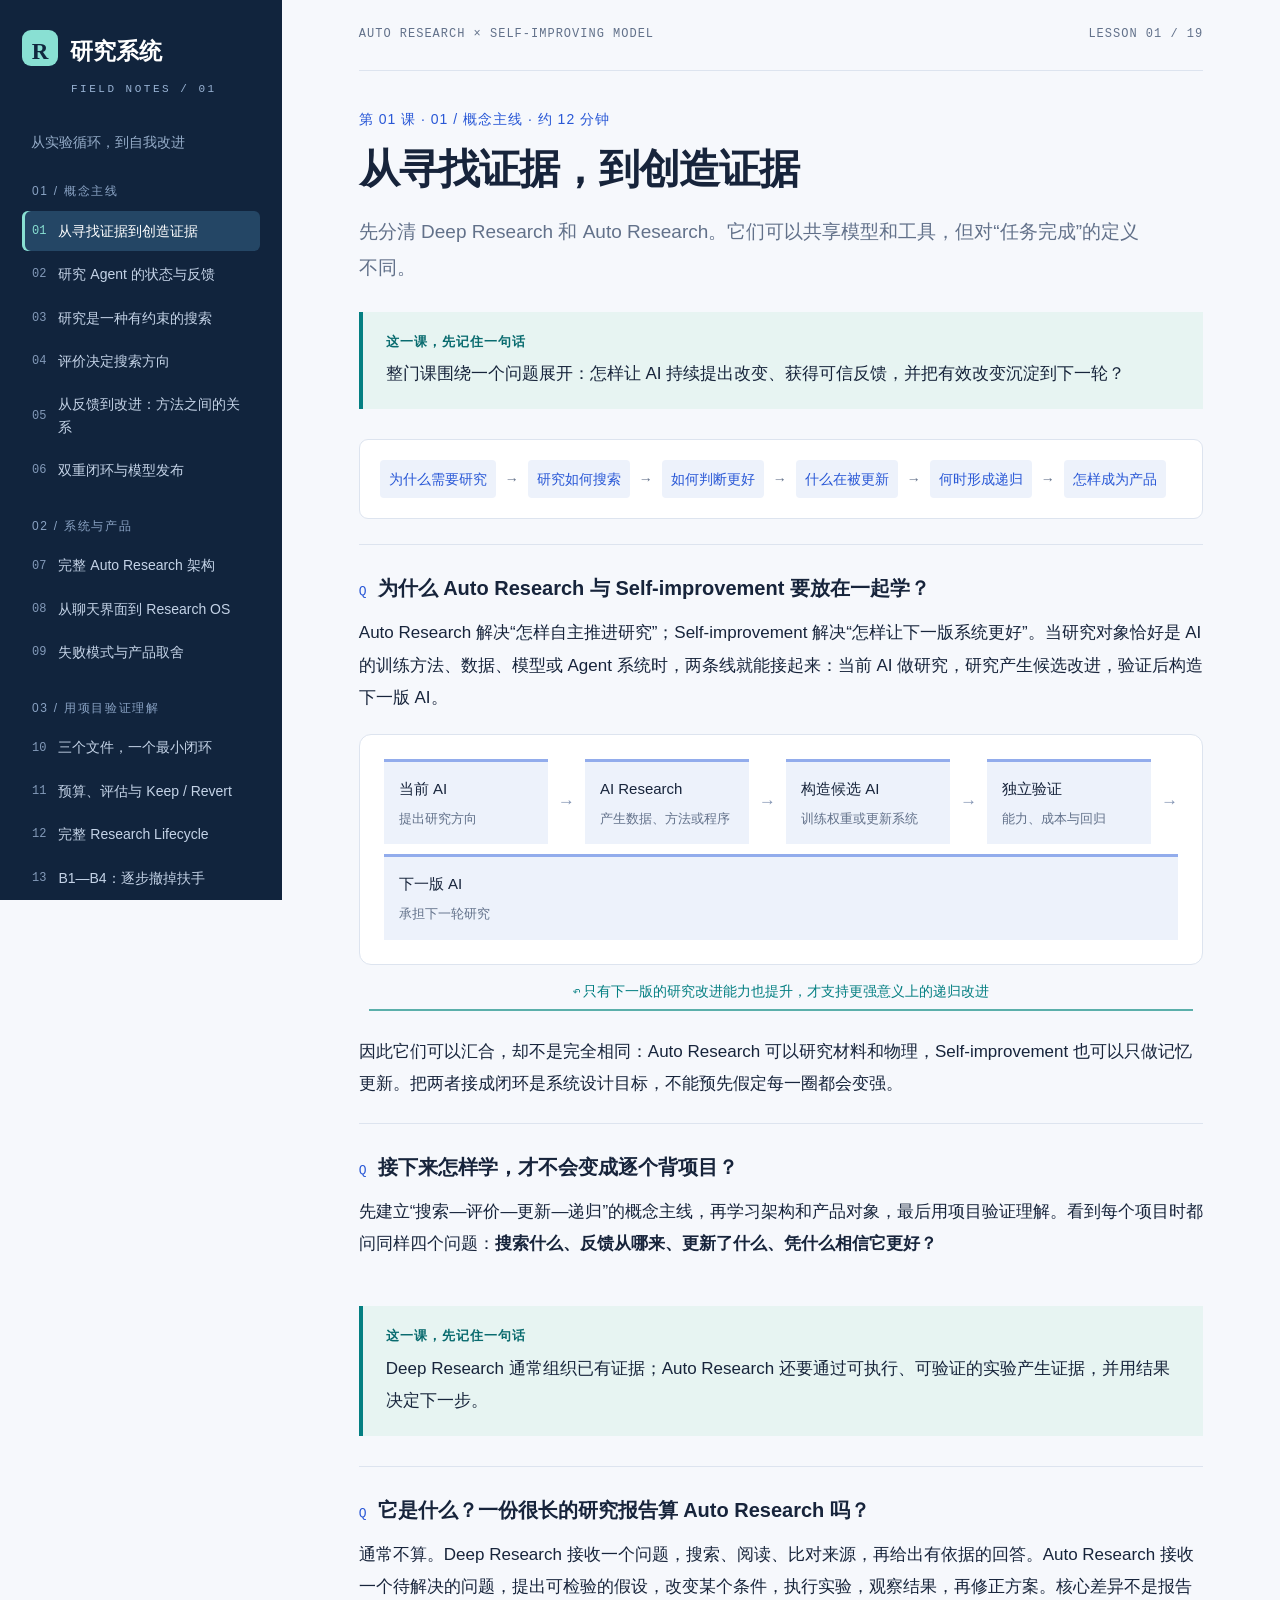
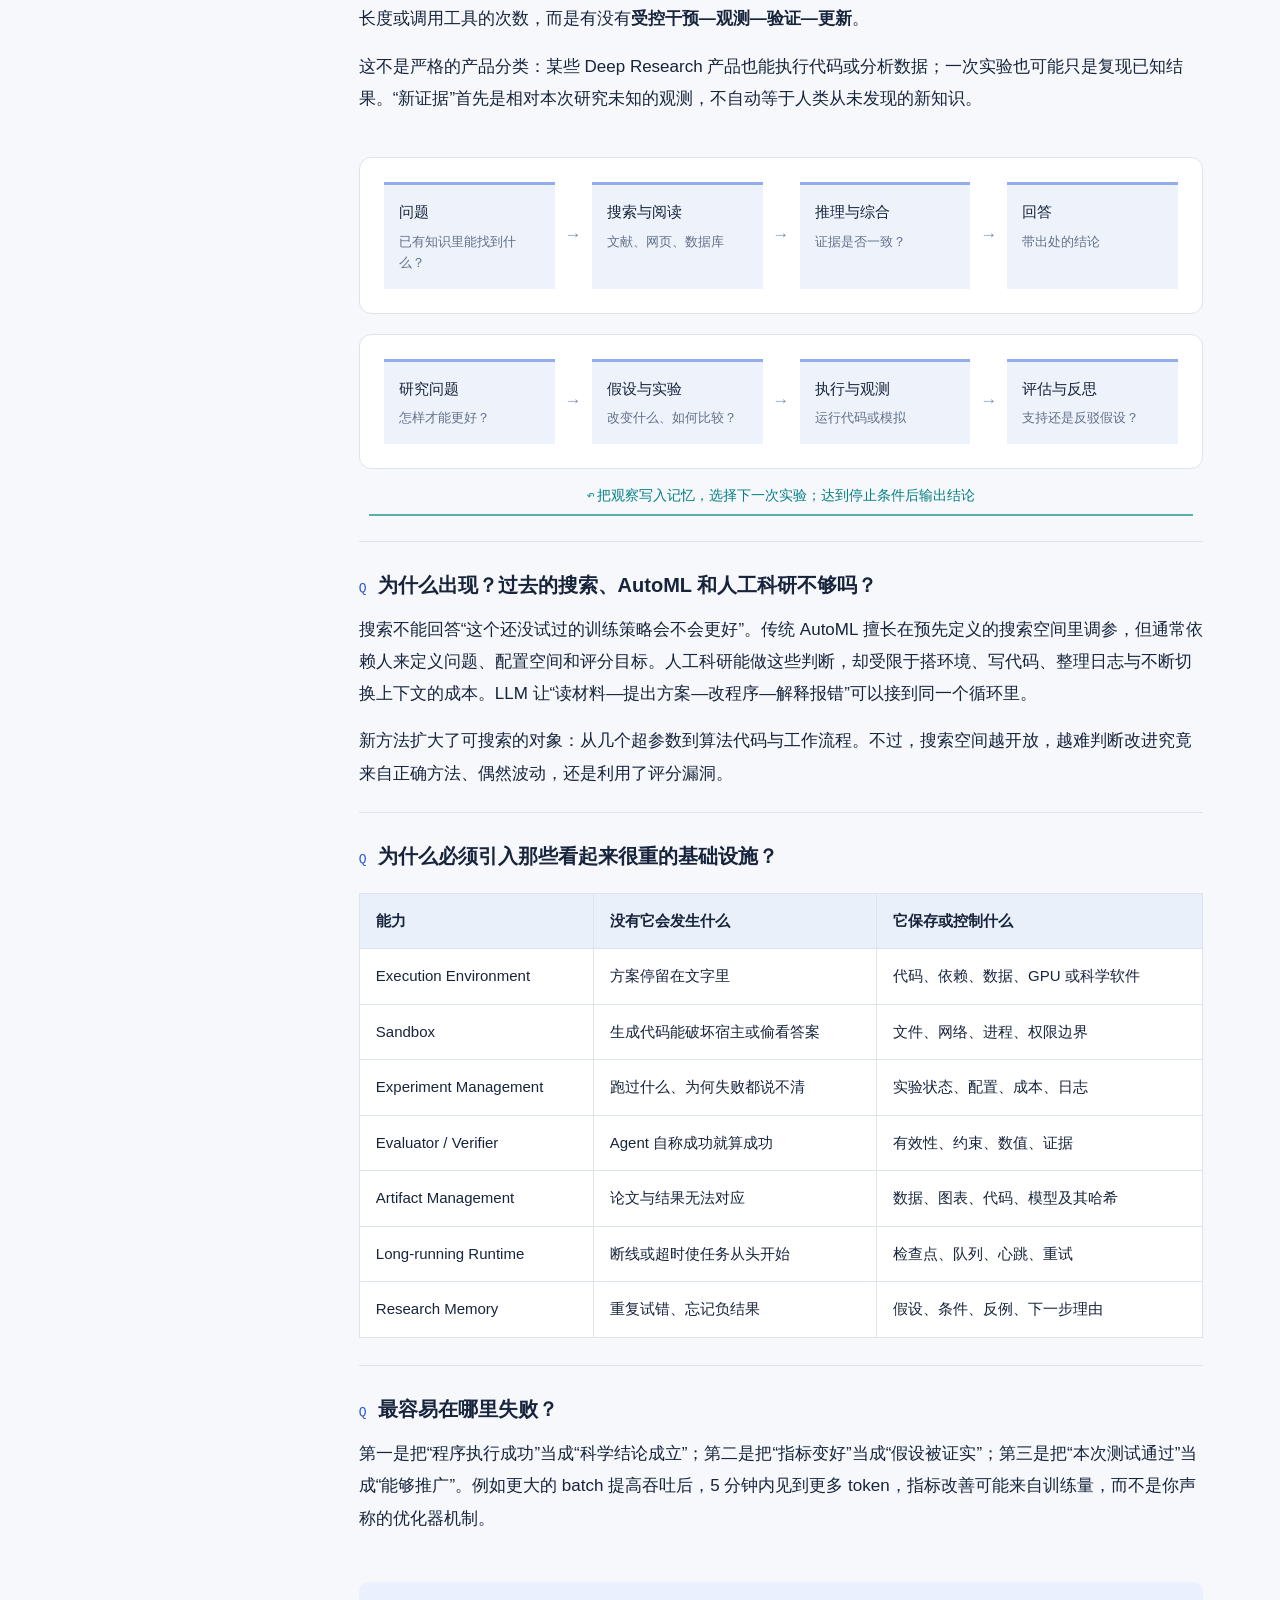
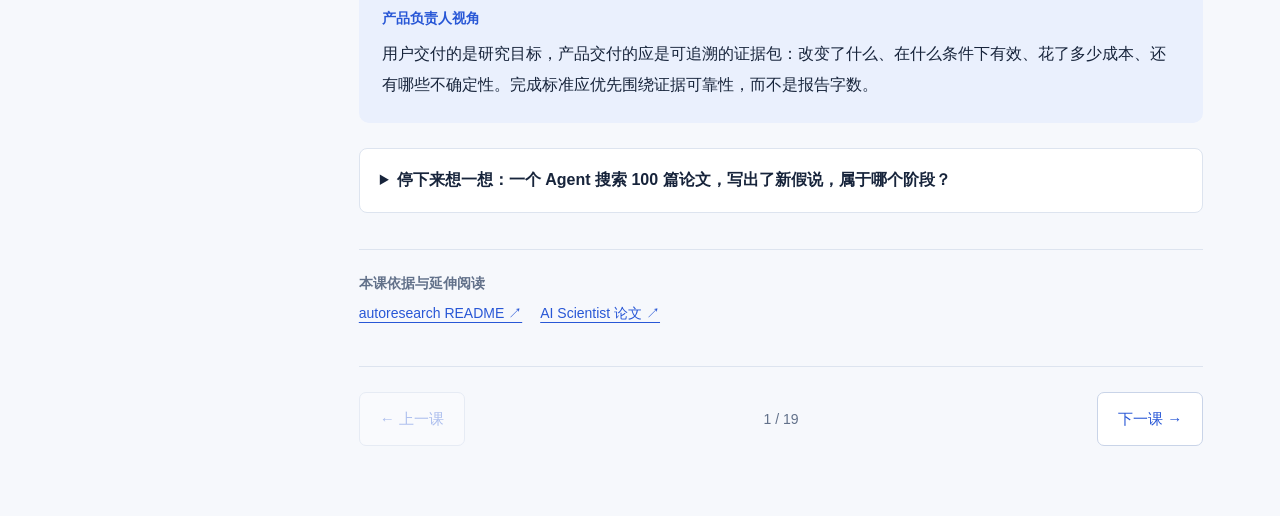
<file: course/index.html>
<!doctype html><html lang="zh-CN"><head><meta charset="utf-8"><meta name="viewport" content="width=device-width,initial-scale=1"><title>研究系统 · Auto Research 学习手册</title><link rel="stylesheet" href="style.css"></head><body><aside><a class="brand" href="#lesson-1"><span class="mark">R</span>研究系统<span class="edition">FIELD NOTES / 01</span></a><div class="nav-title">从实验循环，到自我改进</div><nav id="nav" aria-label="课程目录"></nav><div class="side-bottom">面向 AI / Agent 产品负责人<br>官方资料核对 · 2026.09.22<br><span>本地学习版 · 无需联网阅读</span></div></aside><main><header><span>AUTO RESEARCH × SELF-IMPROVING MODEL</span><span id="counter"></span></header><article id="lesson"></article><footer><button id="prev">← 上一课</button><span id="footer-count"></span><button id="next">下一课 →</button></footer></main><script src="lessons.js"></script><script src="integration.js"></script><script src="app.js"></script></body></html>
</file>
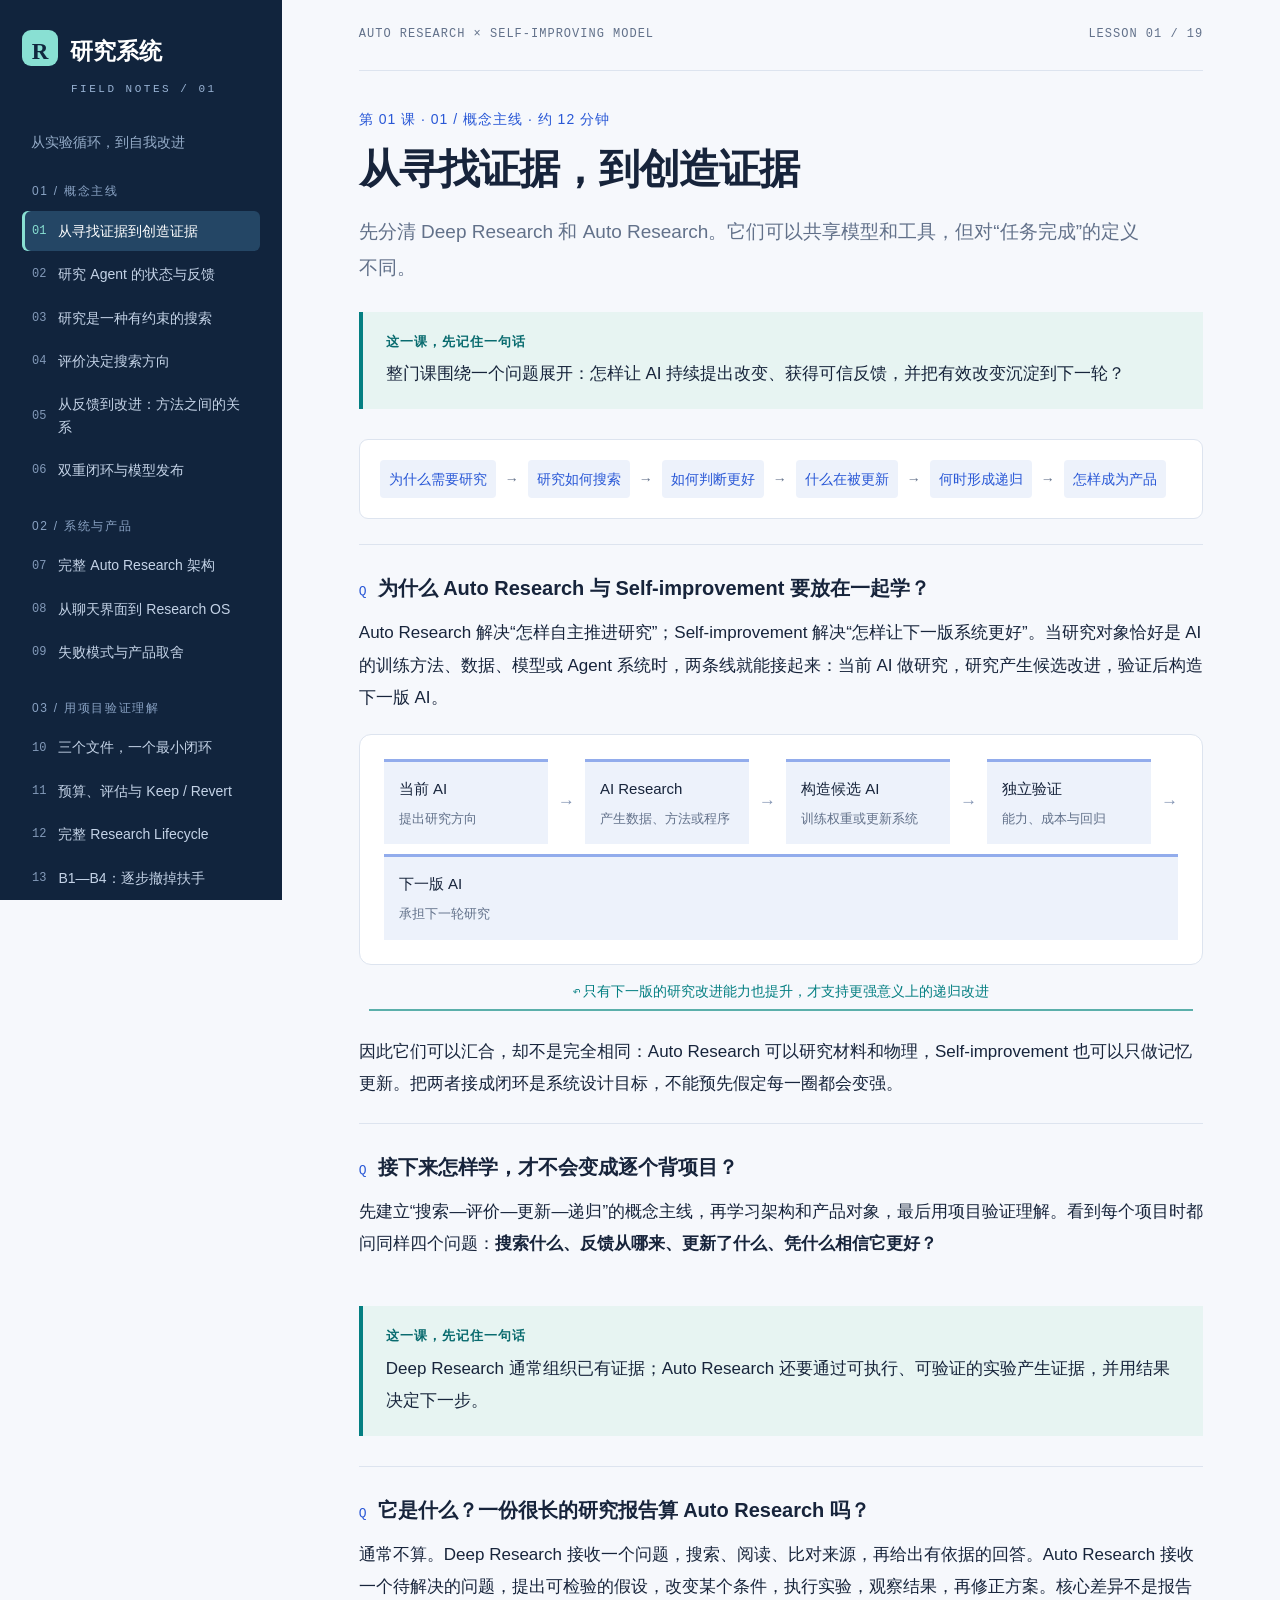
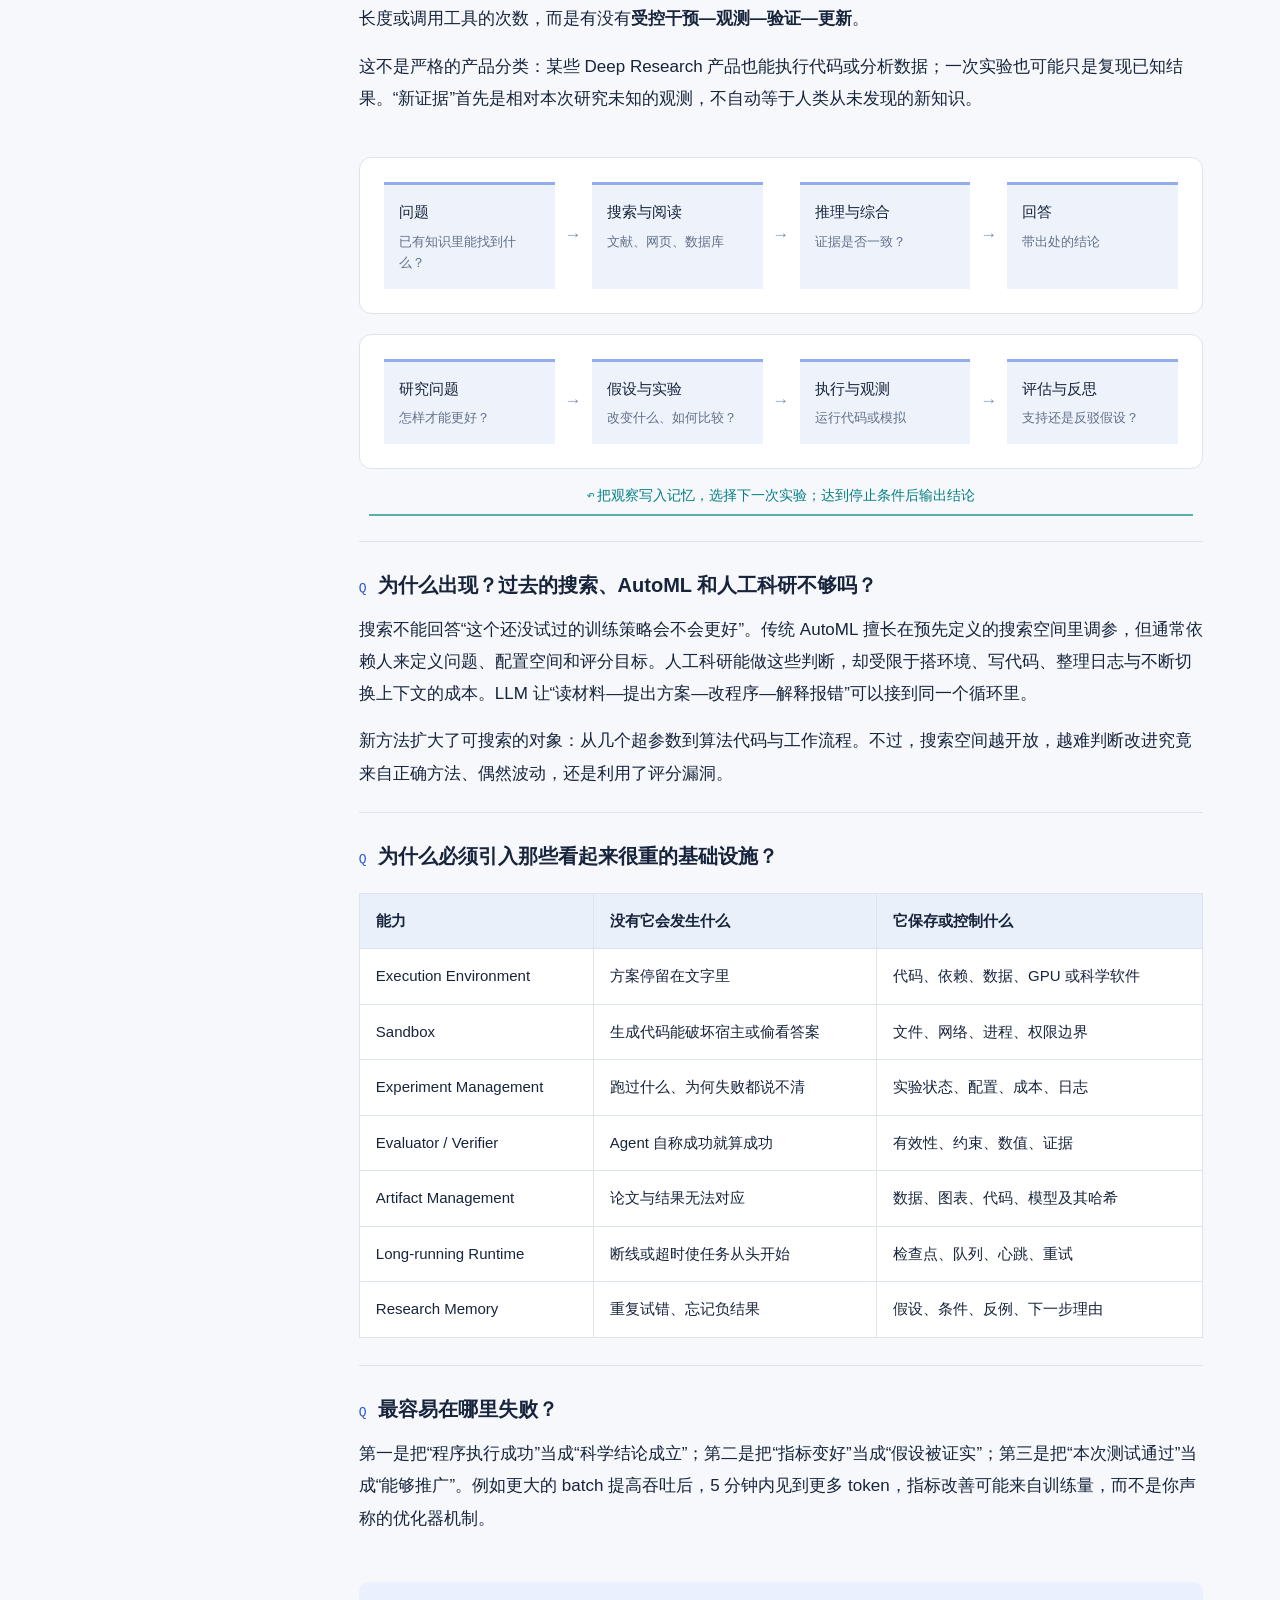
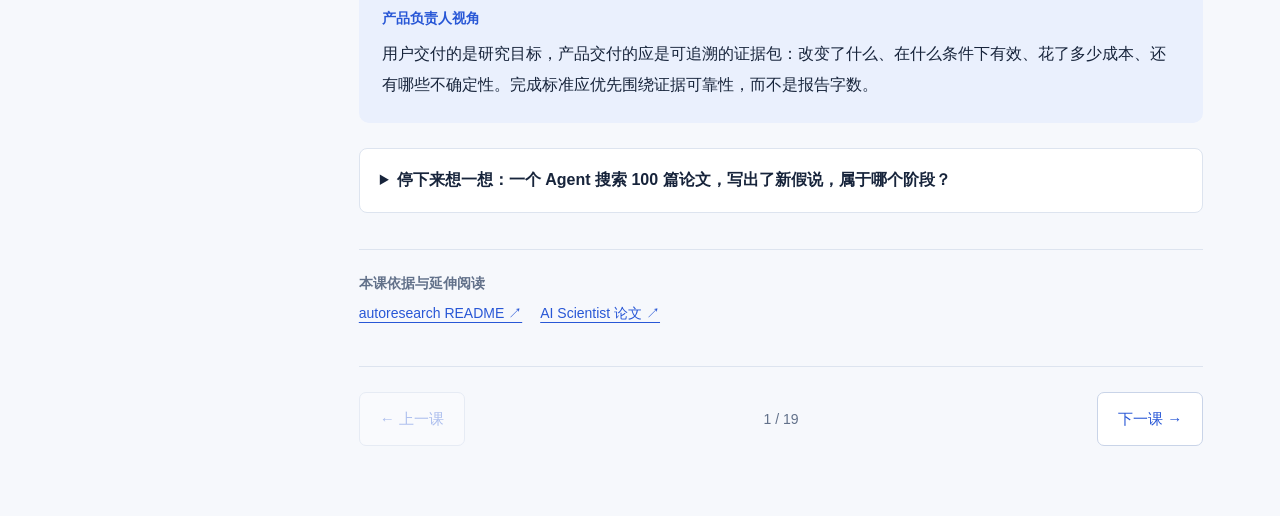
<file: 学习手册.html>
<!doctype html><html lang="zh-CN"><head><meta charset="utf-8"><meta name="viewport" content="width=device-width,initial-scale=1"><title>研究系统 · Auto Research 学习手册</title><style>:root{--bg:#f6f8fc;--ink:#17243b;--muted:#62718a;--line:#dde4ef;--blue:#2857d6;--nav:#11243d;--teal:#047f82}*{box-sizing:border-box}body{margin:0;background:var(--bg);color:var(--ink);font:17px/1.9 -apple-system,BlinkMacSystemFont,"PingFang SC","Microsoft Yahei",sans-serif}a{color:var(--blue);text-underline-offset:4px}aside{width:282px;background:var(--nav);color:#cedaee;position:fixed;inset:0 auto 0 0;overflow:auto;padding:30px 22px}.brand{display:block;color:white;text-decoration:none;font-size:23px;font-weight:650}.mark{display:inline-grid;place-items:center;background:#89e0d3;color:#10283f;width:36px;height:36px;border-radius:9px;margin-right:12px;font-family:Georgia,serif}.edition{display:block;font:11px/2.8 monospace;letter-spacing:2.5px;padding-left:49px;color:#99b3d4}.nav-title{font-size:14px;color:#96adc9;margin:25px 9px 16px}.group{font-size:12px;letter-spacing:1.7px;color:#8aa3c4;margin:24px 10px 8px}nav a{display:flex;gap:12px;align-items:center;text-decoration:none;color:#c4d3e7;padding:9px 10px;margin:3px 0;font-size:14px;line-height:1.6;border-radius:6px}nav a span{font:12px monospace;color:#839ab9}nav a.active{background:#244665;color:#fff;box-shadow:inset 3px 0 #89e0d3}nav a.active span{color:#89e0d3}nav a:hover{background:#1e3b58}.side-bottom{border-top:1px solid #34506c;margin-top:30px;padding:20px 10px;font-size:12px;color:#adc0d8}.side-bottom span{color:#829bbd}main{margin-left:282px;padding:0 6vw 45px;max-width:1500px}header{display:flex;justify-content:space-between;gap:16px;border-bottom:1px solid var(--line);padding:24px 0;color:var(--muted);font:12px/1.8 monospace;letter-spacing:1px}article{max-width:970px;margin:auto}.eyebrow{color:var(--blue);font-size:14px;letter-spacing:1px;margin:35px 0 9px}h1{font-size:clamp(29px,3.2vw,43px);line-height:1.4;letter-spacing:-1px;margin:0 0 15px}h2{font-size:24px;line-height:1.5;margin:42px 0 16px}h3{font-size:20px;line-height:1.65;margin:0 0 12px}.intro{font-size:19px;color:var(--muted);max-width:790px;margin:0 0 26px}.takeaway{border-left:4px solid var(--teal);background:#e7f4f2;padding:18px 23px;margin:24px 0 30px}.takeaway b{color:#096b6f;display:block;font-size:13px;letter-spacing:1px;margin-bottom:4px}.qa{border-top:1px solid var(--line);padding:27px 0 7px}.q-label{display:inline-block;color:var(--blue);font:13px monospace;margin-right:11px}.qa p{margin:10px 0 15px}p{margin:12px 0}strong{font-weight:650}code{font-size:.88em;background:#e8edf6;padding:2px 6px;border-radius:4px;overflow-wrap:anywhere}pre{background:#12263e;color:#dce9fa;padding:22px;border-radius:10px;overflow:auto;font:14px/1.8 ui-monospace,monospace}pre code{padding:0;background:none;font:inherit}ul,ol{padding-left:24px}li{margin:6px 0}.flow{display:flex;flex-wrap:wrap;gap:10px;background:white;padding:24px;border:1px solid var(--line);border-radius:12px;margin:20px 0}.node{flex:1 1 130px;min-width:0;padding:15px;background:#edf2fb;border-top:3px solid #92acec;font-size:15px;line-height:1.65}.node small{display:block;color:var(--muted);font-size:13px;margin-top:6px}.arrow{align-self:center;color:#8193b2}.loop{font-size:14px;color:var(--teal);border-bottom:2px solid #5bafaa;padding:5px 12px;margin:-12px 10px 25px;text-align:center}.grid{display:grid;grid-template-columns:1fr 1fr;gap:15px;margin:20px 0}.card{padding:21px;background:white;border:1px solid var(--line);border-radius:10px}.card b{display:block;color:var(--blue);margin-bottom:7px}.card p{font-size:15px;margin:5px 0}.note{font-size:15px;background:#fff5df;border-left:3px solid #d39b2c;padding:17px 20px;margin:22px 0}.table-wrap{overflow-x:auto;margin:20px 0}table{border-collapse:collapse;width:100%;font-size:15px;background:#fff}th,td{padding:13px 16px;border:1px solid var(--line);text-align:left;vertical-align:top}th{background:#eaf0fa;font-weight:600}details{margin:22px 0;background:white;border:1px solid var(--line);border-radius:8px;padding:16px 20px}summary{cursor:pointer;font-weight:600;font-size:16px}details p{font-size:16px}.sources{border-top:1px solid var(--line);margin-top:36px;padding-top:20px;font-size:14px;color:var(--muted)}.sources a{display:inline-block;margin:4px 18px 4px 0}.product{background:#eaf0fd;border-radius:10px;padding:23px;margin:25px 0}.product b{display:block;color:var(--blue);font-size:14px;margin-bottom:8px}.product p{margin:0;font-size:16px}footer{display:flex;align-items:center;justify-content:space-between;gap:12px;border-top:1px solid var(--line);margin:35px auto 0;padding:25px 0;max-width:970px}button{border:1px solid #c9d4e8;border-radius:7px;padding:12px 20px;background:white;font:inherit;font-size:15px;color:var(--blue);cursor:pointer}button:hover{background:#e8eefb}button:disabled{opacity:.35;cursor:default}#footer-count{font-size:14px;color:var(--muted)}.tabs{display:flex;gap:8px;flex-wrap:wrap;margin:20px 0 0}.tabs button[aria-pressed=true]{background:var(--blue);color:white;border-color:var(--blue)}.level-panel{border:1px solid var(--line);padding:24px;background:white;border-radius:10px;margin:14px 0}a:focus-visible,button:focus-visible,summary:focus-visible{outline:3px solid #e1a235;outline-offset:4px}@media(max-width:1000px){aside{width:235px;padding:22px 15px}main{margin-left:235px;padding:0 4vw 30px}.brand{font-size:20px}}@media(max-width:700px){aside{position:static;width:100%;padding:20px}.brand .edition{display:inline;margin-left:12px;padding:0}.nav-title,.side-bottom{display:none}nav{display:flex;overflow:auto;margin-top:15px;gap:6px}nav .group{display:none}nav a{flex:0 0 190px;font-size:13px}main{margin-left:0;padding:0 22px 20px}header{font-size:10px}h1{font-size:29px}.eyebrow{margin-top:25px}.grid{grid-template-columns:1fr}body{font-size:16px}.flow{padding:14px}.node{flex-basis:120px}footer button{padding:10px 12px}.arrow{display:none}}@media print{aside,header,footer{display:none}main{margin:0;padding:0}.qa,.card{break-inside:avoid}body{background:white}details{display:block}}

/* Project introductions */
.project-intro{margin:30px 0 38px;padding:26px 28px;background:#fff;border:1px solid var(--line);border-top:4px solid var(--teal);border-radius:10px}.project-kicker{font-size:13px;letter-spacing:1px;color:var(--teal)}.project-intro h2{margin:10px 0 12px;font-size:28px}.project-summary{color:var(--muted);font-size:18px}.project-intro .qa{padding-top:22px}.project-intro .qa h3{font-size:19px}.project-evidence{font-size:13px;color:var(--muted);border-top:1px solid var(--line);padding-top:18px}.project-links{font-size:14px;display:flex;gap:8px 18px;flex-wrap:wrap}@media(max-width:700px){.project-intro{padding:20px 16px}.project-intro h2{font-size:24px}}

/* Concept-first synthesis */
.concept-path{display:flex;flex-wrap:wrap;gap:9px;align-items:center;margin:25px 0;padding:20px;background:#fff;border:1px solid var(--line);border-radius:9px;font-size:14px}.concept-path a{text-decoration:none;padding:6px 9px;background:#edf2fb;border-radius:4px}.concept-path span{color:var(--muted)}.architecture-map{padding:24px;background:#102740;border-radius:12px;margin:20px 0;color:#e1edfa}.arch-node{padding:17px;text-align:center;background:#1e3c59;border:1px solid #3b5b78;border-radius:6px;font-size:15px;line-height:1.7}.arch-node small{color:#b0c8df}.arch-fork{display:grid;grid-template-columns:1fr 1fr;gap:18px;margin:16px 0}.arch-connector{text-align:center;padding:10px;color:#a5c4da;font-size:13px}.arch-node.emphasized{border-color:#70c7ba;background:#21514f}@media(max-width:700px){.arch-fork{grid-template-columns:1fr;gap:10px}.architecture-map{padding:14px}.arch-node{font-size:14px}}

/* Paper context before mechanisms */
.paper-intro{margin:18px 0 22px;padding:22px 24px;background:#fff;border:1px solid var(--line);border-left:4px solid var(--teal);border-radius:8px}.paper-intro h4{font-size:20px;line-height:1.6;margin:8px 0 15px}.paper-intro p{font-size:16px}.paper-intro strong{color:#21466a}@media(max-width:700px){.paper-intro{padding:18px 16px}.paper-intro h4{font-size:18px}}

.method-ladder{margin:22px 0;border:1px solid var(--line);border-radius:10px;overflow:hidden;background:white}.method-step{display:flex;gap:18px;padding:22px;border-bottom:1px solid var(--line)}.method-step:last-child{border-bottom:0}.method-step>span{flex:0 0 34px;height:34px;display:grid;place-items:center;background:#dcece9;color:#146f70;border-radius:50%;font:14px monospace}.method-step h4{margin:0 0 9px;font-size:19px;line-height:1.6}.method-step p{font-size:16px;margin:8px 0}.method-step .step-question{color:var(--muted);font-size:14px;border-top:1px dashed var(--line);padding-top:10px}@media(max-width:700px){.method-step{gap:12px;padding:18px 14px}.method-step h4{font-size:18px}}
</style></head><body><aside><a class="brand" href="#lesson-1"><span class="mark">R</span>研究系统<span class="edition">FIELD NOTES / 01</span></a><div class="nav-title">从实验循环，到自我改进</div><nav id="nav" aria-label="课程目录"></nav><div class="side-bottom">面向 AI / Agent 产品负责人<br>官方资料核对 · 2026.09.22<br><span>本地学习版 · 无需联网阅读</span></div></aside><main><header><span>AUTO RESEARCH × SELF-IMPROVING MODEL</span><span id="counter"></span></header><article id="lesson"></article><footer><button id="prev">← 上一课</button><span id="footer-count"></span><button id="next">下一课 →</button></footer></main><script>const LESSONS=[];
const Q=(q,a)=>`<section class="qa"><h3><span class="q-label">Q</span>${q}</h3>${a}</section>`;
const P=t=>`<p>${t}</p>`;
const TAKE=t=>`<div class="takeaway"><b>这一课，先记住一句话</b>${t}</div>`;
const FLOW=(nodes,loop='')=>`<div class="flow">${nodes.map(([a,b])=>`<div class="node">${a}<small>${b||''}</small></div>`).join('<span class="arrow">→</span>')}</div>${loop?`<div class="loop">↶ ${loop}</div>`:''}`;
const TABLE=(heads,rows)=>`<div class="table-wrap"><table><thead><tr>${heads.map(x=>'<th>'+x+'</th>').join('')}</tr></thead><tbody>${rows.map(r=>'<tr>'+r.map(x=>'<td>'+x+'</td>').join('')+'</tr>').join('')}</tbody></table></div>`;
const PRODUCT=t=>`<div class="product"><b>产品负责人视角</b><p>${t}</p></div>`;
const CHECK=(q,a)=>`<details><summary>停下来想一想：${q}</summary><p><strong>参考答案：</strong>${a}</p></details>`;
const A='https://github.com/karpathy/autoresearch',S='https://github.com/SakanaAI/AI-Scientist',B='https://github.com/apexin-ai/ASI-Bench';
LESSONS.push({group:'01 / 建立系统模型',short:'从寻找证据到创造证据',title:'从寻找证据，到创造证据',time:12,intro:'先分清 Deep Research 和 Auto Research。它们可以共享模型和工具，但对“任务完成”的定义不同。',body:
TAKE('Deep Research 通常组织已有证据；Auto Research 还要通过可执行、可验证的实验产生证据，并用结果决定下一步。')+
Q('它是什么？一份很长的研究报告算 Auto Research 吗？',P('通常不算。Deep Research 接收一个问题，搜索、阅读、比对来源，再给出有依据的回答。Auto Research 接收一个待解决的问题，提出可检验的假设，改变某个条件，执行实验，观察结果，再修正方案。核心差异不是报告长度或调用工具的次数，而是有没有<strong>受控干预—观测—验证—更新</strong>。')+P('这不是严格的产品分类：某些 Deep Research 产品也能执行代码或分析数据；一次实验也可能只是复现已知结果。“新证据”首先是相对本次研究未知的观测，不自动等于人类从未发现的新知识。'))+
FLOW([['问题','已有知识里能找到什么？'],['搜索与阅读','文献、网页、数据库'],['推理与综合','证据是否一致？'],['回答','带出处的结论']])+
FLOW([['研究问题','怎样才能更好？'],['假设与实验','改变什么、如何比较？'],['执行与观测','运行代码或模拟'],['评估与反思','支持还是反驳假设？']],'把观察写入记忆，选择下一次实验；达到停止条件后输出结论')+
Q('为什么出现？过去的搜索、AutoML 和人工科研不够吗？',P('搜索不能回答“这个还没试过的训练策略会不会更好”。传统 AutoML 擅长在预先定义的搜索空间里调参，但通常依赖人来定义问题、配置空间和评分目标。人工科研能做这些判断，却受限于搭环境、写代码、整理日志与不断切换上下文的成本。LLM 让“读材料—提出方案—改程序—解释报错”可以接到同一个循环里。')+P('新方法扩大了可搜索的对象：从几个超参数到算法代码与工作流程。不过，搜索空间越开放，越难判断改进究竟来自正确方法、偶然波动，还是利用了评分漏洞。'))+
Q('为什么必须引入那些看起来很重的基础设施？',TABLE(['能力','没有它会发生什么','它保存或控制什么'],[['Execution Environment','方案停留在文字里','代码、依赖、数据、GPU 或科学软件'],['Sandbox','生成代码能破坏宿主或偷看答案','文件、网络、进程、权限边界'],['Experiment Management','跑过什么、为何失败都说不清','实验状态、配置、成本、日志'],['Evaluator / Verifier','Agent 自称成功就算成功','有效性、约束、数值、证据'],['Artifact Management','论文与结果无法对应','数据、图表、代码、模型及其哈希'],['Long-running Runtime','断线或超时使任务从头开始','检查点、队列、心跳、重试'],['Research Memory','重复试错、忘记负结果','假设、条件、反例、下一步理由']]))+
Q('最容易在哪里失败？',P('第一是把“程序执行成功”当成“科学结论成立”；第二是把“指标变好”当成“假设被证实”；第三是把“本次测试通过”当成“能够推广”。例如更大的 batch 提高吞吐后，5 分钟内见到更多 token，指标改善可能来自训练量，而不是你声称的优化器机制。'))+
PRODUCT('用户交付的是研究目标，产品交付的应是可追溯的证据包：改变了什么、在什么条件下有效、花了多少成本、还有哪些不确定性。完成标准应优先围绕证据可靠性，而不是报告字数。')+
CHECK('一个 Agent 搜索 100 篇论文，写出了新假说，属于哪个阶段？','完成了文献综合与假设生成，还没闭合实验循环。只有执行并评估实验，才有本次研究产生的实验性证据。'),sources:[['autoresearch README',A],['AI Scientist 论文','https://arxiv.org/abs/2408.06292']]});
LESSONS.push({group:'01 / 建立系统模型',short:'研究 Agent 的状态与反馈',title:'把研究看成一个有状态的系统',time:12,intro:'从“模型想一想”进入“系统怎么持续工作”。掌握状态、数据、触发条件与失败恢复，才能讨论长程 Agent。',body:
TAKE('模型提出动作；运行时执行动作；评估器判断结果；持久化状态决定下一步。四者不是同一件事。')+
Q('Research Agent 到底由什么组成？',P('模型负责推理和生成候选行动；工具连接文献、代码、计算环境；运行时负责调度、权限、超时和恢复；记忆保存已经得到的证据。Planner 将目标拆成阶段，Executor 执行具体步骤，Evaluator 评价观测，Selector 决定保留哪个方向。这些是职责，不要求每个职责都由一个独立模型扮演。'))+
FLOW([['Input','目标、数据、约束、预算'],['Planner','研究计划与假设列表'],['Executor','执行版本化实验'],['Evaluator','判有效、算指标'],['Selector','保留、复验、放弃']],'Memory 记录每次决策及证据，触发下一轮 Planner')+
Q('状态该怎样保存？只保留聊天记录够吗？',P('不够。聊天记录是叙事，运行时需要可以判定的状态。每个实验至少保存 experiment_id、parent_id、hypothesis_id、code_revision、dataset_version、evaluator_version、status、artifact_uri、cost。关键状态由系统写入，而不是依赖模型在总结中记得写。')+`<pre>PROPOSED → APPROVED → QUEUED → RUNNING → EVALUATING
                                          ↓
                       ACCEPTED / REJECTED / INCONCLUSIVE
                         ↘ FAILED / TIMED_OUT → 受限重试

每次转换：时间 + 操作者 + 输入版本 + 输出证据 + 原因</pre>`+P('INCONCLUSIVE（证据不足）很重要：一次小幅提升、样本不足或环境抖动，不能硬判成功或失败。把“实验无效”和“假说不成立”分开，否则记忆会学到错误经验。'))+
Q('什么触发下一步？失败以后怎么办？',TABLE(['事件','后续动作','避免的错误'],[['进程退出，产物齐全','进入独立评估','不凭退出码直接宣布成功'],['临时服务故障','限次重试，保持同一实验身份','避免重复记账、重复训练'],['OOM / 代码错误','记录失败，生成修复候选','不伪造一个低分结果'],['指标微幅改善','追加种子复验或扩大验证集','不把噪声保留下来'],['预算耗尽 / 无进展','停止并输出证据与剩余问题','不无限运行']]))+
Q('为什么长程难？多开几个 Agent 能解决吗？',P('长程困难主要来自误差累积、状态丢失和反馈迟滞。多个 Agent 可以并行探索，但也会重复工作、抢占计算资源、覆盖文件、共享同一种错误判断。应该先把实验身份、版本、任务租约和证据格式做好，再用多 Agent 增加探索宽度。数量不等于研究多样性。'))+
PRODUCT('先把“暂停后可以恢复，换人后可以接手，失败后可以解释”做成产品基线。科研用户常常宁愿少跑几次，也不愿重新核对一夜没有来源的结果。')+
CHECK('运行时重启后发现实验还是 RUNNING，能直接再启动一次吗？','先检查进程或远端 job_id 是否仍然存活，核对产物和心跳。用幂等键恢复或重连；只有确认失效才重试，否则会重复耗费算力。'),sources:[['ASI-Bench 运行结构',B+'/blob/main/docs/guide/project-map.md'],['autoresearch program.md',A+'/blob/master/program.md']]});
LESSONS.push({group:'02 / 项目：autoresearch',short:'三个文件，一个最小闭环',title:'autoresearch：三个文件，一个最小闭环',time:15,intro:'先认识 Karpathy 为什么做这个项目、社区怎样使用它，再拆解三个文件构成的研究闭环。',body:
TAKE('它把研究问题收窄为：在指定硬件、固定训练预算和固定评价口径下，找到更低的验证 bits per byte。')+
Q('这个项目具体让 Agent 做什么？',P('外部编码 Agent（例如 Codex 或 Claude）阅读 program.md，建立基线，修改 train.py，运行训练，从日志提取 val_bpb，再决定保留或撤销代码改动。它不是仓库里一个自动调度一切的神秘 Agent 类：<strong>循环主要由外部 Agent 按 Markdown 指令执行。</strong>')+P('官方默认训练预算为 300 秒，使用单张 NVIDIA GPU；指标 val_bpb 越低越好。默认环境以 H100 为测试平台，不能假定原版在 Mac CPU 上开箱即用。本学习网站不会启动这些训练任务。'))+
FLOW([['读取历史','Git 状态 + results.tsv'],['提出假设','生成 train.py 改动'],['提交并运行','记录候选 commit'],['固定评价','val_bpb / 显存'],['Keep / Revert','保留更好的分支状态']],'代码基线更新，实验历史持续累积，进入下一假设')+
Q('prepare.py 为什么属于相对固定的 environment / evaluator？',P('它包含数据准备、BPE tokenizer、dataloader、固定常量和 evaluate_bpb。它规定“吃什么数据、怎样读数据、用什么尺子量”。评价使用固定最大序列长度；把 token 交叉熵累加后换算到 byte，减少 token 切分单位造成的口径差异。特殊 token 不计入相应损失与字节总量。')+P('它不是完整沙箱，也不负责隔离文件或网络。“不允许改”来自 program.md 的约束；文件本身不会自动获得操作系统级只读保护。指标依赖模型返回的 loss，因此固定这个文件也不是防作弊的充分条件。'))+
Q('train.py 为什么是唯一允许修改的研究代码？',P('它包含 GPT 模型、Muon + AdamW 优化器、超参数和训练循环。Agent 能尝试架构、学习率、batch size、深度等变化。把可修改面收敛到一个文件，能让 diff 易审查、回滚简单、问题定位清楚。')+P('这里的“唯一”指研究程序的修改范围；Agent 仍会写日志与 results.tsv。它是一种<strong>搜索空间设计</strong>，并不意味着真实科研永远只能改一个文件。扩展到复杂项目时，应定义 allowlist、只读挂载与独立评估服务。'))+
Q('program.md 如何定义 Agent 的行为策略？',P('它定义初始化、允许修改的对象、目标指标、baseline、日志格式、保留规则、超时处理和持续迭代方式。它更像“研究操作规程”，由人来改；train.py 是被研究的对象。')+P('当前指令包含简单性偏好：很小的收益若引入大量复杂代码可能不值得，删除代码且效果相当则可能值得保留。另一方面循环步骤写成 val_bpb 相同或更差就撤销，二者存在一定解释空间。生产系统应把简化收益和指标容忍范围写成明确策略。'))+
Q('看代码的最佳顺序是什么？',TABLE(['顺序','定位','你要回答的问题'],[['1','README → program.md','优化目标、权限、停止与保留规则是什么？'],['2','prepare.py：TIME_BUDGET / evaluate_bpb','哪些条件固定？评价真的独立吗？'],['3','train.py：超参数区 → 训练循环末尾','怎么停止，怎么输出指标？'],['4','train.py：GPT / setup_optimizer','想验证某个假设时才深入相应模块']]))+
PRODUCT('这个项目的价值在于明确的实验契约。产品化时，不应先复制“永不停止”的提示词，而应补上总预算、取消按钮、隔离运行和可核验结果。')+
CHECK('autoresearch 是否已经让负责研究的基础模型更新了自己的权重？','没有这项自动保证。它用外部研究 Agent 优化训练代码及被训练的模型；研究 Agent 自身的权重通常保持不变。'),sources:[['README',A],['prepare.py',A+'/blob/master/prepare.py'],['train.py',A+'/blob/master/train.py'],['program.md',A+'/blob/master/program.md']]});
LESSONS.push({group:'02 / 项目：autoresearch',short:'预算、评估与 Keep / Revert',title:'一次“变好”，需要哪些成立条件？',time:16,intro:'回答任务书中的 Q1—Q5。最小闭环能运转，不代表每次保留都构成可信的科学进展。',body:
TAKE('评价口径、资源预算和实验血缘共同构成比较的前提；Keep / Revert 是选择机制，不是科学证明。')+
Q('Q1：为什么 evaluator 不能跟着 Agent 任意修改？',P('如果训练代码和考试规则一起变，分数上涨无法归因。Agent 可能缩小验证集、改变归一化、忽略失败样本，甚至输出一个假指标。评价器可以升级，但应由独立权限管理、版本化，并用新版本重评基线与候选。')+P('还要审查评价器的输入。autoresearch 的 evaluate_bpb 调用可修改模型的 forward 来获得 loss；只冻结 prepare.py 并不能排除模型伪造 loss。更强的设计是独立进程加载模型产物、自己计算 logits 对真实标签的损失，且不给研究代码读取隐藏测试标签的权限。'))+
Q('Q2：为什么固定实验时间 / compute budget？',P('要回答的是“在同样资源约束下哪种方法更好”，而不是“谁多跑了两小时”。固定训练墙钟时间允许同时搜索模型质量和硬件效率：更快的方法能在同一时间见到更多数据。')+P('但固定时间不等于固定 FLOPs、token 数、能耗或费用。不同 GPU 的结果不可直接横比。5 分钟训练也不等于端到端 5 分钟：当前实现排除前期步骤的计时以避开编译等开销，评估另计，还可能有一个训练步的边界超出。总成本必须加上 Agent 推理、启动、失败重跑和评估。'))+
Q('Q3：为什么必须有 Keep / Revert？',P('没有选择机制，下一轮会在可能已经变坏的版本上继续修改，无法知道进展来自哪一步。Keep 接受候选作为新的实验基线；Revert 恢复父版本，但保留失败证据。仓库用 Git commit / reset 实现这个简单的贪心爬山。')+P('“必须”指要有接受、拒绝或分支选择机制，不一定必须物理回滚。更复杂的研究可以保留候选档案与多个分支；某个暂时低分的方向可能与另一改动组合后变好。纯贪心策略容易陷入局部最优，也容易保留噪声赢家。'))+
Q('Q4：实验结果如何记录？',P('项目原生 results.tsv 只有五列：commit、val_bpb、memory_gb、status、description；status 为 keep / discard / crash。下面是<strong>产品化扩展建议</strong>，不是仓库已实现的 schema。')+TABLE(['字段','记录内容'],[['Experiment ID / Parent ID','唯一实验 ID 与比较基线；修复重跑用 attempt_id'],['Hypothesis','可被反驳的预测，如提高吞吐能改善固定时间指标'],['Code change','commit、diff、代码快照哈希'],['Configuration','种子、超参数、硬件、依赖、数据与 evaluator 版本'],['Compute cost','训练 / 总墙钟、GPU 秒、推理 token、实际费用'],['Metric before / after','原始指标、方向、多个种子结果与不确定性'],['Conclusion','观测事实与推测原因分开，注明适用条件'],['Keep / Reject','决策、理由、评估有效性；允许 inconclusive'],['Next hypothesis','下一步改变什么，为何值得追加预算'],['Artifacts','原始日志、配置、checkpoint、图表及内容哈希']])+P('项目对 crash 的指标用 0 作占位，但 val_bpb 越低越好，分析时必须先按状态过滤。更稳健的产品 schema 用 null 加失败类型，避免把崩溃误当最佳实验。'))+
Q('Q5：为什么它已是 Minimal Auto Research Architecture？',FLOW([['目标与契约','最低 val_bpb / 固定预算'],['提案者','外部 LLM Agent'],['实验对象','可版本化 train.py'],['执行与评估','训练环境 + prepare.py'],['选择与记忆','Git + TSV + 日志']],'观测改变下一次提案，因此构成最小研究闭环')+P('它不要求先具备文献搜索、多 Agent 或论文写作。最小性来自已有“提出—执行—评估—选择—再提出”，局限来自验证简单、单目标短时搜索和安全边界较弱。'))+
PRODUCT('建议增加“探索集 → 多种子复验 → 冻结测试集”三级门槛。验证集可以指导搜索，最终留出集应限制访问，否则运行越久越可能只适应那张考试卷。')+
CHECK('指标从 1.000 变成 0.999，要不要立刻保留？','先看种子方差、评估一致性和复杂度成本。微小改进可标为候选并复验；这些数值只是教学示例，不是项目实测。'),sources:[['实验规则与 TSV',A+'/blob/master/program.md'],['评价代码',A+'/blob/master/prepare.py'],['计时实现',A+'/blob/master/train.py']]});
LESSONS.push({group:'03 / 项目：AI Scientist',short:'完整 Research Lifecycle',title:'AI Scientist：从实验到科学叙事',time:14,intro:'先了解 Sakana AI 团队、项目成绩与外部评审的边界，再进入第一版 AI Scientist 的完整科研流程。',body:
TAKE('autoresearch 优化一条短实验循环；AI Scientist 把选题、查新、实验、图表、写作和评审连成研究生命周期。')+
Q('AI Scientist 是什么，为什么不只跑实验？',P('一个指标上涨，尚未说明问题是否重要、方法是否已有、比较是否公平、结论是否能被别人验证。完整研究要把“做出了什么”放回知识背景，用证据支撑主张，并把实验条件交给后来者。AI Scientist 尝试将这些环节自动化。')+P('官方提供 NanoGPT、2D Diffusion、Grokking 三类论文实验模板。模板含基线程序、绘图程序、领域提示、种子想法和 LaTeX 文件。领域和可执行环境依然由人预先搭建；“完整生命周期”不等于能对任意科学问题自由研究。'))+
FLOW([['Idea Generation','从模板和历史提出想法'],['Novelty Search','检索已有工作'],['Experiment','设计、改代码、运行、迭代'],['Visualization','生成结果图表'],['Writeup & Review','写论文并自动评审']],'生命周期内有多次反思与修复；完整报告仍需独立验证')+
Q('它比 autoresearch 多了什么？',TABLE(['维度','autoresearch','AI Scientist'],[['核心输出','更好的训练代码与实验日志','实验结果、图表、论文、评审'],['研究空间','单文件训练方案搜索','给定领域模板里的研究想法'],['选择信号','val_bpb + 简单性偏好','实验指标 + 查新 + 论文评审'],['运行方式','外部 Agent 按 program.md 行动','Python 编排 + LLM + 编码工具'],['主要风险','短时指标过拟合、评价漏洞','再加引用错误、叙事超出证据、评审偏差']]))+
Q('Novelty Check 为什么必要？它能证明创新吗？',P('查新避免把已知方法包装成发现，也帮助找到合适基线与真正的差异。代码中的 check_idea_novelty 让 LLM 生成检索请求，调用文献搜索，再基于结果决定是否重叠。Semantic Scholar 是默认路线，也支持 OpenAlex。')+P('“没有搜到”不能证明“从未有人做过”：关键词、索引覆盖、语言、发表时间、摘要截断都会造成漏检。应保存检索式、命中文献、重叠点、搜索时间和不确定性；明确说“在这些来源下未找到显著重叠”，而不是自动授予创新认证。'))+
Q('自动论文生成属于研究本身，还是 Research Artifact？',P('最终 PDF 是研究产物。写作过程中的归纳、论证和发现证据缺口可以反过来指导研究，但流畅的论文不是新增实验事实。每个数字应该指向原始结果，每个图应该指向绘图程序和数据，每项结论应该能说明由哪些实验支持。')+P('如果写作阶段发现缺少消融，应返回实验阶段补做；不能用生成更有说服力的文字代替缺失证据。Research 与 Artifact 有反馈关系，但必须保持证据来源边界。'))+
Q('典型代码怎么读？失败如何传回去？',TABLE(['文件','读懂什么'],[['generate_ideas.py','idea archive、反思、文献检索、novelty 决策'],['perform_experiments.py','编码工具修改实验脚本；subprocess 运行；将错误或结果传回'],['perform_writeup.py','引用、LaTeX、编译与文稿修订'],['perform_review.py','论文文本 → 结构化评审 → 集成和反思']])+P('当前实验编排设置 MAX_RUNS = 5、MAX_ITERS = 4；实验 subprocess 默认超时为 7200 秒，绘图 600 秒。它有边界和修复循环，并不是无限制地自由调用算力。退出码为零仍然只说明程序层面的完成。'))+
PRODUCT('优先做可核验的研究工作台，再做一键论文。让读者从任意图表回到具体 run、代码和数据，比多生成几页文字更能建立科研用户的信任。')+
CHECK('查新失败时，能否直接标记“不新颖”？','应区分搜索工具故障、证据不足和确定存在高度重叠；只有最后一种支持“不新颖”的判断。'),sources:[['官方仓库',S],['生成想法与查新',S+'/blob/main/ai_scientist/generate_ideas.py'],['实验循环',S+'/blob/main/ai_scientist/perform_experiments.py'],['论文','https://arxiv.org/abs/2408.06292']]});
LESSONS.push({group:'03 / 项目：AI Scientist',short:'评审可靠性与科学正确性',title:'会写评审，不等于能验证科学',time:13,intro:'把 LLM Judge 放在合适的位置。这里的关键是区分表达质量、实验有效性和科学正确性。',body:
TAKE('Reviewer 可以筛选与质疑；Verifier 必须检查可执行、可复验的证据。多个 Judge 一致，也可能一起错。')+
Q('LLM Judge 在这个项目里如何工作？',P('perform_review.py 将论文文本和类似学术会议的评分要求传给模型，生成结构化分数、优缺点和 Accept / Reject。实现支持 few-shot 示例、多次反思、多评审集成与 meta-review。README 的示例使用多个评审，函数默认值并不等于这个示例配置。')+P('这适合检查论证是否清晰、相关工作是否遗漏、实验设计有哪些明显问题。但默认论文评审接口接收的是文本，不会自动复现整套训练。文本审稿和运行证据校验不能合并成一个“质量分”。'))+
Q('Review reliability 为什么有限？',P('评分会受基础模型、提示词、顺序、写作风格和重复采样影响。作者与审稿模型可能共享知识盲点。集成降低的是部分随机噪声，无法消除系统偏差。官方 README 也提示某些模型有正向评分偏差或结构化输出问题。')+P('产品上应以人工校准集评估 Judge 的误接受率、误拒绝率与一致性，保存 judge 版本。校准必须覆盖不同领域与失败类型，不能只测“与平均审稿分相关”。'))+
Q('Scientific correctness 和 Reproducibility 有什么区别？',TABLE(['检查','它支持什么','它不能单独证明什么'],[['能够重跑','环境、代码和数据足够完整','方法符合科学问题'],['重跑数值一致','特定配置下结果稳定','不存在数据泄漏'],['多种子改进','降低随机波动解释','能够跨任务泛化'],['消融与公平基线','帮助定位变化的贡献','所有替代解释都已排除'],['领域专家审查','发现假设和机制上的缺陷','绝对正确或永不过时']]))+
Q('Reward hacking 会怎样发生？',P('如果终极目标是“让评审模型打高分”，系统可能学会增加自信措辞、选择性报告成功实验、掩盖负结果，或者优化对 Judge 有吸引力的结构。如果直接优化实验指标，风险则是泄漏测试数据、修改计分口径、输出伪造日志。它们不要求模型具有主观恶意：代理目标和真实目标不一致就足以产生问题。'))+
FLOW([['有效性门槛','文件完整、约束符合、数据无泄漏'],['独立复算','从产物计算指标'],['稳定性验证','种子、环境、留出任务'],['科学审查','基线、消融、边界条件'],['叙事审查','每项主张有证据']])+
Q('自动评审高于“录用线”，是否等于真的被会议接收？',P('不是。2024 年论文摘要说某些生成论文超过其自动 reviewer 的接受阈值，这属于该研究设置里的自动评分结果。不能把它改写成“已经被顶会同行认可”。论文摘要中的低于 15 美元成本也是当时配置的报告，不能作为今天通用的交付报价。'))+
PRODUCT('把结果拆成“执行成功、评估有效、收益稳定、主张受支持”四个状态。对重大结论保留人类领域审核；自动 Judge 负责减少审核负担，而不是把审核责任隐藏起来。')+
CHECK('同一个模型写论文再评审，五次都给高分，说明什么？','说明这个评审设置下分数稳定；尚不能说明事实正确。需要独立数据、执行校验、不同来源反馈和人工抽查。'),sources:[['评审实现',S+'/blob/main/ai_scientist/perform_review.py'],['官方论文摘要','https://arxiv.org/abs/2408.06292'],['README FAQ',S+'#frequently-asked-questions']]});
const LEVELS=[
'<h3>B1 · 方法和步骤都给你</h3><p><strong>官方公开样例：</strong>一维双原子链，计算声子色散、态密度和热容。B1 提供色散公式、5000 个 k 点的采样网格、归一化方法、热容公式与输出格式。</p><p><strong>Agent 要补的：</strong>正确实现、处理数值边界、生成文件。主要考执行，不代表任务简单。</p><p><strong>容易失败：</strong>把模式数量当归一化分母，导致热容差一倍；代码能跑但结果错。</p>',
'<h3>B2 · 给方法，自己补细节</h3><p><strong>同一官方样例：</strong>指定 harmonic lattice dynamics，提示对角化动力学矩阵、密集 k 网格、直方图及量子热容平均，但不再给完整公式与实现参数。</p><p><strong>Agent 要补的：</strong>从方法到可执行流程，恢复方程、数值策略和验证条件。</p><p><strong>细节：</strong>B2 不必只剩一个方法名，这个样例仍包含高层步骤；关键是撤掉完整操作规程。</p>',
'<h3>B3 · 给目标、输入和约束</h3><p><strong>同一官方样例：</strong>给 params.json，要求生成 dispersion.npy、dos.npy、heat_capacity.npy，指定形状与类型，并限制只使用 numpy。</p><p><strong>Agent 要补的：</strong>识别物理模型、选择方法、构造流程、验证结果。它开始对“为什么这样解”负责。</p><p><strong>边界：</strong>自主选择正确的已知方法已经能通过部分 B3 任务；不要求发明人类未知的新算法。</p>',
'<h3>B4 · B3 + 真实但非必要的材料</h3><p><strong>同一官方样例：</strong>增加 Gaussian smearing、tetrahedron、Debye、非谐效应等背景描述。</p><p><strong>Agent 要补的：</strong>判断哪些知识适用于眼前的一维谐近似任务，避免把通用背景误当指令。</p><p><strong>边界：</strong>这是项目对干扰的定义，不能扩展成已测试随机断网、脏数据、恶意注入或仪器故障。</p>'
];
LESSONS.push({group:'04 / 项目：ASI-Bench',short:'B1—B4：逐步撤掉扶手',title:'ASI-Bench：逐步撤掉人类的扶手',time:16,intro:'先了解它与 Apex 的联系、公开成果和目前的认可度，再理解 B1–B4 怎样衡量研究自主性。',body:
TAKE('B1 看会不会执行；B2 看会不会把方法落地；B3 看会不会选择方法；B4 再看能不能排除无关信息。')+
Q('这个 benchmark 要回答什么问题？',P('研究 Agent 的成功，有多少来自模型自身，有多少来自人把方法和步骤都写好了？ASI-Bench 用同一项目的匹配条件做比较，减少“换一道更难的题”造成的混淆。官方 README 声明包含 60 个项目级任务、11 个领域，并报告 18 个 agent–model 配置。数字是该资料版本的项目报告，并非我独立复测。'))+
`<h2>点击四个层级，观察同一任务的提示变化</h2><div class="tabs" role="group" aria-label="选择 B1 到 B4"><button data-level="0" aria-pressed="true">B1 完整步骤</button><button data-level="1" aria-pressed="false">B2 指定方法</button><button data-level="2" aria-pressed="false">B3 自选方法</button><button data-level="3" aria-pressed="false">B4 排除干扰</button></div><div id="level-panel" class="level-panel" aria-live="polite"></div>`+
Q('为什么“会执行研究，并不等于会做研究”？',P('执行意味着把明确的操作序列正确落地；做研究还包含问题表述、方法选择、假设检验和异常解释。例如“按给出的方程计算热容”与“从数据和约束判断该使用什么物理近似”不是同一种能力。一个 Agent 可能在流程清晰时极可靠，却在选错第一种方法后沿着错误方向工作很久。'))+
Q('B2 → B3 为什么可能是重要分界线？',P('因为方法选择权从人转移到 Agent。B2 是在给定路线里补完；B3 必须比较路线，说明适用前提，再自己建立验证步骤。这对产品意味着从“研究执行助手”走向“承担方法决策的研究伙伴”。')+P('不过这是<strong>职责边界上的判断，不是分数断崖的既成结论</strong>。官方论文摘要报告平均分 B1 50.91、B2 29.10、B3 26.62，数值上 B1→B2 下降更大（21.81 分），B2→B3 为 2.48 分。这说明流程补全本身已很难，不能为了支持观点忽略数据。'))+
TABLE(['条件','论文摘要报告均分','正确解释'],[['B1','50.91','有完整方法仍存在大量执行困难'],['B2','29.10','撤去详细步骤影响很大'],['B3','26.62','进一步自主选法带来额外困难'],['B4','此处不引用未核实的分数','按定义讨论干扰鲁棒性，不编造结果']])+
Q('B3 通过了，就证明能够产生原创科学发现吗？',P('不能。它是对自主方法选择和端到端执行的证据，但可评分任务通常存在预定义输出和参考答案。研究创新还需要新颖性、贡献价值、未知问题表述和开放环境验证。基准名称中有 ASI，也不意味着得高分就证明达到了超级智能。'))+
PRODUCT('把 B1–B4 变成用户委托模式：照方案执行、给方法自动规划、仅给目标自主求解、处理复杂资料。每种模式展示不同的不确定性和升级给人的条件，别统一叫“全自动科研”。')+
CHECK('该优先优化 B3，还是先解决 B1→B2 的跌分？','产品定位决定优先级，但先做失败归因。若环境、数值实现和流程补全已大量失败，扩大自主选法可能只是让系统更早选错方向。'),sources:[['README / Benchmark Design',B],['任务定义',B+'/blob/main/docs/guide/authoring-a-task.md'],['公开声子样例',B+'/tree/main/tasks/materials/phonon_dispersion'],['ASI-Bench 论文摘要','https://arxiv.org/abs/2608.17271']]});
LESSONS.push({group:'04 / 项目：ASI-Bench',short:'任务契约、评分与可比性',title:'从 benchmark 分数，读到系统能力',time:14,intro:'分数是测量的结果。要知道测量了什么，必须同时看任务定义、运行条件、产物和 scorer。',body:
TAKE('评的是具体模型、Agent harness、工具和环境组成的系统；不宜把一个分数全部归功于基础模型。')+
Q('一项任务由哪些文件构成？',TABLE(['组成','作用','读取时关注'],[['task_meta.yaml','任务 ID、领域、输入输出与 runtime','文件形状、依赖、权限是否明确'],['prompt_b1…b4.md','匹配的指导信息条件','低提示级别有没有泄漏方法'],['task_eval.yaml','接受门槛、权重、误差容忍','科学要求如何转为计分'],['custom_scorer.py','任务专用验证和计分逻辑','能否被空文件或投机输出骗过'],['generate_gt.py','生成输入和参考答案','正式任务中留在私有评分侧']])+P('正式任务的提示和输入主要从 Hugging Face 下载，GitHub 发布元数据、公开计分配置和 scorer。另有 5 个 opt-in sample，包含更完整的公开教学材料；第 7 课的声子任务属于 sample，不能假装是对 60 个正式任务的全面实测。'))+
Q('Evaluation Method 如何运作？',FLOW([['任务输入','固定级别、数据、约束'],['隔离运行','Agent 产生指定文件'],['产物收集','记录来源与运行配置'],['独立评分','门槛、数值容差、专用 scorer'],['报告','分数 + 状态 + provenance']])+P('官方设计强调可复现参考答案、数值容忍或结构检查。不要把任务构建中的专家交叉审查、AI 辅助审计，与运行时的自动评分混成同一个 LLM Judge。具体任务仍要查看 scorer：有些运行路径支持 Judge API 参数，因此也不能断言所有任务都完全没有模型评判。'))+
Q('seed42 和 seed31415 为什么分开？',P('<strong>seed31415</strong> 公开参考答案，可在本地复现评分，结果明确是非官方；<strong>seed42</strong> 参考答案不公开，通过网站认证评分进入官方流程，提交还要求验证 Docker OS 运行来源。它们共享任务 schema，但输入不同。自报分数不直接成为排行榜结果。')+P('公开计分逻辑有利审计，私有参考有利降低直接答案泄漏；二者仍不能保证训练数据从未污染、反复提交不会适应测试集。可复现性与防污染需要不同机制共同支持。'))+
Q('如何避免把环境差异误判成智能差异？',P('固定 task revision、实例、模型版本、推理 effort、工具权限、sandbox、时间与 token 预算；多次重复，按领域和难度报告。额外接入科学 MCP 工具会改变外部能力边界，不能与默认受限基线不加说明地比较。')+P('应同时看有效产物率、条件成功率、预算消耗和失败分布。低分可能来自选错方法，也可能来自 numpy 依赖问题、文件名不对、运行超时、评分输入不合法。先分层归因，再决定训练哪个能力。'))+
Q('这个 benchmark 有什么边界，面试时怎样有判断？',P('可确定参考答案使评价更可靠，但更偏向能被结构化和客观校验的研究产出。它不能完全覆盖“什么问题值得研究”、真实仪器操作、长期协作与开放科学价值。任务筛选本身也塑造难度分布：当前贡献规则要求指定测试配置的 B3/B4 均分低于 40，这有助于收集难题，但不是自然科研任务分布的随机抽样。')+P('提出这些边界不是否定 benchmark，而是知道如何使用它：用匹配层级诊断方法自主性，再用真实用户项目验证外部有效性。'))+
PRODUCT('面试可以问：B2 失败主要来自规划还是环境？B3 有多少可接受的替代方法被 scorer 拒绝？实际产品是否按领域校准成本与通过门槛？这些问题比只问排行榜第一名更贴近岗位。')+
CHECK('seed31415 本地 90 分，可以宣称超过排行榜模型吗？','不能直接宣称。数据 split、运行权限、模型和预算都要匹配；本地公开参考结果也不是官方认证分数。'),sources:[['评分方法全文',B+'/blob/main/docs/guide/how-scoring-works.md'],['任务定义全文',B+'/blob/main/docs/guide/authoring-a-task.md'],['项目结构',B+'/blob/main/docs/guide/project-map.md'],['README 运行契约',B] ]});
LESSONS.push({group:'05 / 系统架构',short:'完整 Auto Research 架构',title:'一次实验如何走完 Auto Research 系统？',time:30,intro:'跟着一个具体研究任务走一遍：每个模块拿到什么、负责什么、产出什么。重点看实验跑完之后，系统如何判断结果、选择下一步。',body:
TAKE('Evaluator 回答“这次实验说明了什么、能信到什么程度”；Selector 回答“根据这些证据和剩余资源，接下来做什么”。')+
P('本课是一套产品架构建议，并非声称某个开源项目已经完整实现。下面所有实验数值都是教学假设。你可以把这些模块理解为团队中的不同职责，不需要每个模块都配一个独立 AI。')+
Q('先给一个任务：我们到底在研究什么？',P('假设你对系统说：“我只有一张指定的 GPU，想让一个小语言模型在训练 5 分钟后表现更好，今晚最多用 2 小时 GPU。”现在的问题不是请 AI 写一篇建议，而是让它实际尝试不同方案，最后告诉你哪些有效、哪些没用、依据是什么。')+P('为了便于看懂，本课用一个<strong>验证误差</strong>代表模型表现，越低越好。当前方案叫 A，新方案叫 B。我们先不讨论具体神经网络公式，只跟踪一个想法怎样变成可以相信的结论。'))+
`<div class="architecture-map"><div class="arch-node">① 目标与问题定义：把“更好”说清楚</div><div class="arch-connector">↓ 明确要解决什么、怎么算成功、能花多少资源</div><div class="arch-node">② 规划 + 查资料与旧记录 → ③ 提出假设 → ④ 设计对照实验</div><div class="arch-connector">↓ 得到可以执行的实验方案</div><div class="arch-node">⑤ Runtime 调度 → Sandbox 中运行 → 保存结果文件</div><div class="arch-connector">↓ 代码、配置、日志、模型与测量结果</div><div class="arch-node emphasized">⑥ Evaluator / Verifier：实验有效吗？好多少？证据够吗？</div><div class="arch-connector">↓ 评价报告；Reflection 提出原因猜测与验证建议</div><div class="arch-node emphasized">⑦ Selector：保留、复验、修复、换方向，还是停止？</div><div class="arch-fork"><div class="arch-node">沿当前方向继续<br><small>重复验证或进一步优化</small></div><div class="arch-node">开一个新分支<br><small>尝试不同方法或解释</small></div></div><div class="arch-node">⑧ Archive / Memory：保存证据与决策 → 下一轮规划</div></div>`+
Q('① Research Goal 与 Problem Formulation：为什么不能直接开始跑？',P('<strong>Goal 是用户的愿望；Problem Formulation 是把愿望变成可检验的问题。</strong> “让模型更好”太模糊：是更准、更快，还是更便宜？如果不先约定，系统可以通过多用十倍算力得到更低误差，却没有解决你的问题。')+TABLE(['拿到什么','这个模块做什么','交给下一步什么'],[['用户目标、数据、硬件和限制','约定指标、比较基线、资源上限和验收条件','一份明确的研究任务书']])+P('在本例中：固定 GPU 和数据；每个候选训练 5 分钟；验证误差越低越好；基线是 A；最多 2 小时 GPU；最终收益需要复验。训练之外的启动和评估也要计入总资源账单。目标与评价口径在研究途中不能被 Agent 悄悄改掉。'))+
Q('② Planner、Literature 与 Knowledge Retrieval：谁来安排研究路线？',P('<strong>Planner 是研究计划负责人。</strong> 它不只列待办，还要安排先后顺序和预算：先跑基线并看波动，再筛选少量方向，给有希望的候选留出复验时间，最后整理结论。')+P('<strong>Literature / Knowledge Retrieval 是查资料与找已有经验。</strong> 它读取相关论文、代码说明和过去的实验，告诉 Planner：别人试过什么、方法适用于什么条件、我们有哪些已知失败。它的输出是有出处的材料，不是“搜到一句话就认定有效”。')+P('本例中，资料提示每次训练处理的数据量可能影响速度与效果；旧记录显示 GPU 显存有限。Planner 因而安排先做一个小规模对照，而不是直接启动很多昂贵实验。计划存在项目状态里，任务中断后可以接着做。'))+
Q('③ Hypothesis Generator：一个研究假设与一个点子有什么区别？',P('点子是“把每次处理的数据量调大试试”。假设要进一步说清楚：<strong>“调大后，每秒处理的数据可能更多，因此相同 5 分钟内学到更多数据，验证误差可能下降。”</strong> batch size 就是一次训练步骤处理的样本或 token 数量。')+P('这个模块拿到目标、资料和历史结果，产出候选假设、预期现象与反证条件。例如：如果速度没有提高，或者速度提高但误差没有下降，就要重新考虑这条解释。提出假设不等于已经发现事实。'))+
Q('④ Experiment Designer：怎样让一次运行真的回答假设？',P('它把假设变成<strong>一份具体的对照方案</strong>。本例先比较 A 与 B：两者用相同 GPU、数据与训练时间，B 只改变 batch size。记录验证误差，同时记录吞吐量——也就是每秒处理多少数据。')+P('它还规定种子、代码版本、需要保存的文件、超时上限与评估方式。筛选阶段可以先少量尝试；如果结果有希望，再安排配对种子的重复实验。尽量一次只改一个相关因素，否则结果变好也很难知道是哪项改动造成的。')+P('交给执行模块的不是“请验证一下”这句话，而是明确的代码、配置、输入、输出要求与资源上限。'))+
Q('⑤ Execution Runtime、Sandbox、Compute：究竟是谁在跑实验？',TABLE(['模块','用人话解释','本例中的工作'],[['Runtime','把任务可靠地跑完的调度员','排队、启动训练、记录状态、处理超时、断线后恢复'],['Sandbox','限制程序能碰到什么的工作区','允许读取训练数据和写实验产物，限制文件与网络权限'],['Compute','可以使用的计算资源','分配 GPU、预留预算、统计实际耗时'],['Execution','真正进行实验的过程','运行训练代码，生成日志、模型文件与测量结果']])+P('Runtime 会记录任务是等待、运行、完成还是失败。程序退出且返回码正常，只说明执行层面结束，<strong>还不意味着科学结论成立</strong>。如果训练中途崩溃，它应保存错误记录；不能为了让后续流程继续，就伪造一个指标。')+P('每次运行有自己的编号，关联代码和配置。断线后先找回原来的任务，再决定是否重跑，避免同时启动两个相同实验、重复花费预算。'))+
`<h2>实验跑完了：Evaluator 到底做什么？</h2>`+
Q('⑥ Evaluator 是一个打分模型吗？',P('不一定。<strong>Evaluator 是一整套评估职责</strong>，可以由普通程序、统计检查、领域规则、LLM 和人工复核组合完成。能直接计算的指标通常交给程序；需要理解文字或科学论证的部分，可以让模型辅助，但它的判断也可能错。')+P('它拿到实验产物、运行记录、原先约定的评价规则和基线，交出一份评价报告。它不能只看 Agent 发来的“我成功了”，而要能追到实际结果，必要时重新计算或请求独立复跑。'))+
Q('Evaluator 评估一次实验，要依次问哪几个问题？',TABLE(['顺序','具体问题','为什么要问'],[['1. 能评吗？','模型、日志、输出文件完整吗？实验正常结束吗？','没有有效产物时，不能给出质量结论'],['2. 比较公平吗？','代码、数据、GPU、预算与约定相符吗？有没有使用测试答案？','避免把多用资源或数据泄漏当成方法收益'],['3. 结果如何？','按固定口径重新计算，B 相对 A 改善了多少？','保留原始数值，不只听自然语言总结'],['4. 可信吗？','换个随机种子、重复运行，还能观察到收益吗？','单次提升可能只是随机波动'],['5. 能说明什么？','证据支持哪一项主张？还有哪些解释没排除？','指标改善不等于原先猜测的原因被证明']]))+
Q('用具体数字看：Evaluator 会怎样报告？',P('教学例子：A 的验证误差是 1.000，B 是 0.992。因为误差越低越好，所以这一次 B 低了 0.008，相对降低了 0.8%。但“这次更低”与“稳定更好”是两句话。')+`<div class="paper-intro"><div class="project-kicker">一份评价报告 · 教学示例</div><p><strong>实验有效性：</strong>通过基本检查；数据、硬件和预算符合约定。</p><p><strong>本次观测：</strong>B 的误差从 1.000 降到 0.992；记录到吞吐量上升。</p><p><strong>证据强度：</strong>仅一次运行，尚未排除随机波动。</p><p><strong>目前支持：</strong>在这次运行条件下，B 的短时训练结果更好。</p><p><strong>尚未证明：</strong>B 稳定优于 A；提升一定由吞吐量变化造成；长时间训练或其他任务也会提升。</p><p><strong>待补证据：</strong>重复对照实验；若要验证原因，再比较相同训练数据量下的表现。</p></div>`+P('你可以看到，评价报告不只有一个 score。它把“实验是否有效”“观察到多少变化”“结论能说多强”分开，这些信息才够 Selector 使用。'))+
Q('Verifier 与 Evaluator 有什么区别？',P('这两个词在不同项目里用法不完全一致。本课把 <strong>Verifier 理解为核查明确条件或主张的职责</strong>，例如输出文件形状是否正确、计算是否满足守恒条件、测试是否通过；Evaluator 则综合这些检查与指标，说明整体表现和证据边界。')+P('在本例中，Verifier 可以检查输入版本、产物完整性和指标复算；Evaluator 再比较 A/B 的误差与稳定性。它们可以在同一个服务里实现，不必为了名字拆成两个模型。也没有一个通用 Verifier 能自动证明全部科学结论。'))+
Q('Evaluator 自己判断不出来，系统怎么办？',P('它应输出<strong>“证据不足”</strong>，或者区分“实验无效”和“结果不好”，不要强行给成功或失败。缺文件、数据泄漏、随机波动大，分别需要不同处理。')+TABLE(['情况','评价报告应该怎么说'],[['训练崩溃，没有可用模型','本次运行无效，无法判断假设'],['实验完整，但 B 比 A 差','在已测试条件下未观察到收益'],['B 略好，但重复结果忽高忽低','有改善迹象，证据不足以确认稳定优势'],['重复验证有改善，但换任务后没有','收益有条件限制，不能声称普遍更好']]))+
`<h2>知道了结果：Selector 怎样决定下一步？</h2>`+
Q('⑦ Selector 与 Evaluator 到底差在哪里？',P('<strong>Evaluator 判断已经拿到的证据；Selector 选择未来要采取的行动。</strong> 好比检验报告说明检查结果和不确定性，而治疗安排还要考虑目标、成本和其他选项。这里不是让 Selector 随意推翻事实，而是让它在事实约束下分配研究资源。')+P('Selector 的输入包括评价报告、候选之间的比较、剩余预算、研究目标和授权规则。它输出的是具体决策：让哪一个候选成为新基线、再跑什么实验、保留什么分支、放弃什么方向、何时停止或请人判断。'))+
Q('同一份“B 有希望但尚未证实”的报告，会导致什么选择？',TABLE(['当前条件','Selector 可以作出的决定','理由'],[['有足够预算，B 的潜在收益值得验证','安排 A/B 的重复对照','先确认不是噪声，再扩大投入'],['剩余预算只够一次小实验','优先做最能区分解释的验证，或带不确定性结束','不承诺一定能获得最终结论'],['预算已耗尽','停止；保存 B 为待验证候选，A 仍是稳定基线','不能把没有预算复验误写成验证成功'],['B 违反用户的显存或成本硬约束','拒绝作为可用方案，保留研究记录','分数更好也不满足目标'],['另一个候选已有更强证据且成本更低','优先投入另一个候选','选择比较的是机会，不只是单次分数']]))+
Q('Selector 只有 Keep / Revert 两个按钮吗？',P('autoresearch 的简单循环主要使用保留或撤销，但完整研究系统需要更多动作：')+TABLE(['动作','实际含义','下一步交给谁'],[['Keep / Promote','把通过约定验证的候选设为新的研究基线','版本管理与 Planner'],['Replicate','不改方法，重复运行检查稳定性','实验设计与 Runtime'],['Diagnose / Repair','先查原因或修复无效运行','执行模块或编码 Agent'],['Explore','开辟新方法或新假设分支','假设生成与 Planner'],['Archive / Reject','停止当前投入，但保留证据和候选记录','Archive / Memory'],['Stop / Escalate','达到目标、预算耗尽或超出权限；结束或提交人类判断','项目状态与用户']])+P('“成为研究基线”也不等于“立即发布给生产用户”。对外发布还需要相应的验收与授权。Selector 可以先用明确规则实现，再让模型在规则范围内比较候选；不必一开始就是另一个复杂 Agent。'))+
Q('Reflection 在中间干什么？它能自己证明原因吗？',P('<strong>Reflection 负责解释结果、提出疑点与后续验证建议。</strong> 在本例中，它可能说：“B 的提升可能是因为处理数据更快，也可能只是随机波动。若固定总训练数据量再比较，就能进一步区分原因。”')+P('这段话给 Selector 提供下一步候选，却不是证据本身。Selector 可以选择该对照实验，也可以因成本过高先做重复验证。新的实验结果再回到 Evaluator，才可能增加或削弱这个解释的可信度。')+FLOW([['Evaluator','观察到 B 本次更好；尚未证明稳定'],['Reflection','提出可能原因和鉴别办法'],['Selector','结合预算选择重复验证'],['Designer / Runtime','把决策变成下一次实验']],'执行完再次评价，不能靠多想几遍就把猜测升级为事实'))+
Q('Planner 和 Selector 都决定下一步，会不会重复？',P('它们确实可能由同一个程序或模型实现，但职责不同：<strong>Planner 安排整条研究路线；Selector 依据最新证据选择当前分支与下一项动作。</strong> 例如 Planner 原定“先筛选三个方向，再复验最佳候选”；Selector 看到某次结果不可靠，决定暂缓第三个方向，先复验。Planner 随后更新计划与预算。'))+
`<h2>把这一轮留下来，下一轮才不会从头开始</h2>`+
Q('⑧ Memory 为什么不是把全部聊天塞进向量库？',P('因为聊天里混着<strong>实际观察、原因猜测和未来计划</strong>。系统要分别记住，避免总结几次之后，把“可能是这样”写成“已经证明是这样”。')+TABLE(['类型','本例记什么','以后怎样使用'],[['事实：实际看到了什么','B 本次误差 0.992；对应实验编号、代码和环境','可以追到原始记录核对'],['解释：猜为什么会这样','可能因为吞吐量提高，也可能有随机波动','作为待检验的猜测，不能当定论'],['策略：接下来打算做什么','先重复 A/B，再决定是否比较相同数据量','作为计划，执行后再记录结果']])+P('向量库擅长找相似的文字，但不会自动判断某句话是否被实验验证。保存完整聊天没问题，还需要上述标记与实验链接。若后续实验推翻猜测，应标记“已被推翻”；某张 GPU 上的结果，也不能不加说明地用于另一种硬件。'))+
Q('Archive、Memory、Artifact Management 和 Lineage 为什么不是同一件事？',TABLE(['名字','最直白的解释','本例'],[['Artifact Management','保管文件并标明版本','保存 A/B 代码、模型、日志和图表'],['Lineage','记录这些东西之间的来龙去脉','B 从 A 改了 batch size；报告引用运行 E-02'],['Archive','保留不同候选与研究分支','B 尚未验证，先存档，不替换 A'],['Memory','提取以后决策会用到的经验','B 有短时改善迹象，但需要复验']])+P('文件是原始材料，血缘关系让材料可追溯，档案保留探索空间，记忆帮助后续选择。这些职责可以共享存储系统，但不能只靠一段自然语言总结代替。'))+
Q('整个过程中，还有哪些能力一直在工作？',TABLE(['横向能力','它持续负责什么'],[['Version Control','标记代码、配置、数据与评价规则的版本，确保比较的是对应对象'],['Compute Management','管理队列与预算，统计训练、评估、失败重跑和 Agent 推理费用'],['Permission System','限制数据、文件、网络和工具的访问范围'],['Observability','记录谁在做什么、任务卡在哪里、花费为何增加'],['Human-in-the-loop','在目标变化、证据冲突或超出授权时，让人处理具体决策'],['Rollback','恢复已验证版本；撤销坏改动时保留失败证据']])+P('这些是横向能力，因为从规划到执行、评价和选择都会用到。它们不是研究结束后再补的一页管理后台。'))+
Q('最后把一轮实验从头到尾串起来，是什么样？',`<ol><li><strong>人设目标：</strong>指定 GPU 上，5 分钟训练效果更好，总预算有限。</li><li><strong>Planner 查资料和旧记录：</strong>先建立基线，再尝试更大的 batch size。</li><li><strong>提出假设、设计对照：</strong>期望更高吞吐改善短时效果，只改变相关配置。</li><li><strong>Runtime 执行：</strong>在受控环境运行，保存代码、配置、日志和模型。</li><li><strong>Evaluator 检查：</strong>实验有效；B 这次误差更低，但还没有稳定性证据。</li><li><strong>Reflection 提建议：</strong>可能由吞吐引起，也可能是波动；需要区分。</li><li><strong>Selector 做决定：</strong>预算允许，先复验；暂时不替换稳定基线。</li><li><strong>Memory 与 Archive 留记录：</strong>保存观察、猜测、计划和 B 候选，交回 Planner 执行下一轮。</li></ol>`)+
PRODUCT('如果用户问“为什么没有直接保留 B”，产品应该展示评价报告与选择理由：不是模型一句“我觉得不行”，而是收益尚未复验、预算如何安排、下一步准备补什么证据。')+
CHECK('Evaluator 说“B 稳定降低误差”，Selector 还能拒绝它吗？','能。例如 B 超过显存限制、成本不符合目标，或者收益很小却引入不必要的复杂度。Selector 必须说明约束与取舍，不能篡改评价报告中已经成立的观测。'),sources:[['最小闭环参照',A],['生命周期参照',S],['独立评分参照',B+'/blob/main/docs/guide/how-scoring-works.md']]});
LESSONS.push({group:'05 / 系统架构',short:'失败模式与产品取舍',title:'真正难的，是知道何时不该相信结果',time:14,intro:'从“有没有跑通”转向“值不值得相信”。这也是产品负责人能贡献独立判断的地方。',body:
TAKE('把失败分成基础设施、实验有效性、统计证据、科学推断和产品价值五层，才知道该修什么。')+
Q('最常见的失败在哪里？',TABLE(['层','具体失败','发现信号','应对'],[['基础设施','OOM、超时、环境漂移','无产物、错误栈、依赖变动','固定镜像、资源限制、受限重试'],['实验有效性','改错基线、数据泄漏','split 重叠、版本不一致','哈希校验、独立评估'],['统计证据','单次偶然提升','换 seed 后消失','重复实验、置信区间、留出验证'],['科学推断','相关性被说成机制','缺消融、混杂变化','单变量对照、替代解释'],['研究搜索','反复做相同低价值实验','候选相似、边际收益趋零','多样性约束、停滞策略'],['产品价值','漂亮指标但不能部署','延迟、成本或稳定性劣化','多目标验收、真实业务试验']]))+
Q('Reflection 为什么有时没用？',P('没有新增证据的反思可能只是换一种语言重复原先的猜测。有效反思应输出可区分的解释与下一步鉴别实验。例如“收益可能来自数据量，也可能来自优化器”，下一轮应比较相同 token 预算或者检查学习曲线，而不是再写一次“优化器更高效”。'))+
Q('Search / Selection 怎样平衡探索与利用？',P('贪心法不断沿当前最佳方案改进，成本低但会错过要跨越低谷的路径。保留候选档案和不同路线能增加多样性；按预期信息增益、成功概率与成本排序，则能把预算用在最有判别力的实验上。早停可节约成本，但短期慢、长期好的候选可能被错杀。')+P('产品不必一开始实现复杂算法：先用固定配额区分“基线复验、局部优化、新方向”，记录每类预算和收益，再决定是否需要多保真搜索或进化选择。'))+
Q('什么指标比“每晚做了 100 个实验”更重要？',TABLE(['指标','定义建议','注意'],[['有效实验率','通过环境与评估有效性检查的运行 / 总运行','不要只统计成功完成的任务'],['独立复验保留率','复验仍满足收益门槛的候选 / 被复验候选','披露被选择复验的规则'],['单位成本验证收益','确认有效的收益 / 全部推理和计算成本','各领域尺度不同，不随意相加'],['人工接管时间','人类排错与审核所花时长','同时看重大错误漏检'],['证据完整率','有代码、数据、评估和日志血缘的结论占比','完整不代表正确'],['真实任务成功率','满足用户验收条件的任务 / 全部任务','按委托层级与领域分桶']]))+
Q('第一版产品应该选什么边界？',P('选可执行环境稳定、反馈周期短、输出可客观验证的任务，例如特定模型的训练配置优化或数值模拟参数研究。先允许人定义问题和评价规则，系统负责实验执行、诊断和有界迭代。没有可靠 verifier 的领域，不要靠增加 Agent 自主性来掩盖评价缺口。'))+
PRODUCT('最有价值的承诺是“在约定预算内，交付可审计的实验与可解释的决策”，而不是保证每次找到新发现。负结果也有价值，前提是排除了环境失败并能指导下一步。')+
CHECK('候选平均提升 2%，但评估费用增加十倍，算成功吗？','取决于用户效用与资源约束。将质量、成本、延迟和稳定性纳入验收，可能保留为研究线索但拒绝进入生产。'),sources:[['autoresearch 选择规则',A+'/blob/master/program.md'],['AI Scientist 实验循环',S+'/blob/main/ai_scientist/perform_experiments.py'],['ASI-Bench 评分约束',B+'/blob/main/docs/guide/how-scoring-works.md']]});
LESSONS.push({group:'06 / Self-improving Model',short:'到底是什么在变好？',title:'Self-improving：先问“什么被更新了”',time:16,intro:'任务书标题包含这个方向，但正文主要展开 Auto Research。本组补齐概念、路线和闭环，避免把 Agent 反思直接叫作基础模型进化。',body:
TAKE('记忆更新、Agent 程序更新、模型权重更新是三种不同机制；都可能改善表现，但证据和工程成本完全不同。')+
Q('Self-improving Model 是什么？为什么需要它？',P('狭义上，模型通过自己参与生成的数据、反馈或训练方案，让后续权重版本在独立评估中变好。广义上，self-improving system 也包括更新提示词、记忆和工具代码。讨论时必须先说清楚使用哪个定义。')+P('动机是人工标注、设计训练课程和试验新方法都昂贵；如果系统能从行动结果中形成高质量训练信号，就能减少部分人工工作。过去的静态模型部署后通常只服务用户，新的闭环希望把使用与实验积累转成可验证的版本改进。'))+
TABLE(['层次','改变什么','代表路线','不能因此宣称'],[['单次推理 / 记忆','上下文、反思记录、检索策略','Reflexion','基础模型参数已更新'],['Agent 系统','工具、代码、控制流、提示词','Darwin Gödel Machine','预训练基础模型已自我训练'],['模型参数','权重 θ，经 SFT / RL 等优化','STaR、自生成数据后训练','无需外部信号即可无限变强'],['研究基础设施','训练算法、架构、实验策略','autoresearch 可探索这一层','研究 Agent 自身必然变强']])+
Q('Reflexion 是什么来头？它怎么工作？',
`<div class="paper-intro"><div class="project-kicker">先认识这篇论文 · 2023</div><h4>Reflexion：让 Agent 把失败变成下次行动的经验</h4><p><strong>谁写的：</strong>Noah Shinn、Federico Cassano、Edward Berman、Ashwin Gopinath、Karthik Narasimhan、Shunyu Yao。论文于 2023 年 3 月首次公开，题目是 <a href="https://arxiv.org/abs/2303.11366" target="_blank" rel="noopener noreferrer">Reflexion: Language Agents with Verbal Reinforcement Learning</a>。</p><p><strong>他们想解决什么：</strong>当时的 LLM Agent 已经可以写代码、调用工具、在环境里行动，但失败后再试一次，仍可能重复相同错误。每次失败都重新训练模型，样本和算力成本又很高。作者因此提出：能否先不改模型权重，只让 Agent 把反馈写成可供下一次使用的经验？</p><p><strong>提出了什么办法：</strong>让 Agent 根据任务结果进行语言反思，将反思保存为情景记忆，并在后续尝试时读取。这里的 Reflexion 是一个研究框架的名字，不是一个新训练出来的基础模型；论文标题中的“语言强化学习”，也不等于通常通过梯度更新权重的强化学习训练。</p><p><strong>为什么在这里学：</strong>它是理解 Context-level Improvement 的具体入口：模型本身没变，但下次行动时拿到的上下文变了，所以行为可能更好。</p></div>`+
P('<strong>用一个例子理解：</strong>Agent 写的程序测试失败，发现自己忘了处理空输入。它留下“先检查空输入与边界情况”的经验，下次写代码时先读取这条提醒。这是教学示例；重点是把外部反馈转成能影响下一次行动的记忆。')+FLOW([['执行任务','固定模型生成动作'],['环境反馈','成功、失败或文字评价'],['语言反思','总结错误与改法'],['Episodic Memory','后续尝试读取记录']],'改变后续上下文与决策，不要求梯度更新')+P('Reflexion 论文明确不靠更新权重，而靠语言反馈和情景记忆改善后续尝试。它便宜、易部署，但错误归因会写进记忆；换任务后经验可能不适用，上下文容量也是限制。衡量时要用新任务和相同预算，排除只记住某题答案。'))+
Q('STaR 是什么来头？为什么让模型用自己的推理训练？',
`<div class="paper-intro"><div class="project-kicker">先认识这篇论文 · 2022</div><h4>STaR：让模型生成可用于训练的解题过程</h4><p><strong>谁写的：</strong>Eric Zelikman、Yuhuai Wu、Jesse Mu、Noah D. Goodman。论文于 2022 年 3 月首次公开，题目是 <a href="https://arxiv.org/abs/2203.14465" target="_blank" rel="noopener noreferrer">STaR: Bootstrapping Reasoning With Reasoning</a>。STaR 是 <strong>Self-Taught Reasoner</strong>，可以理解为“自学推理者”。</p><p><strong>他们想解决什么：</strong>让模型先写分步推理再回答，能够帮助解决一些复杂任务；但要把这种能力训练进模型，人工编写大量高质量解题过程很贵。我们可能已经有很多“题目＋正确答案”，却没有详细推理。能否让模型自己补出有用的解题过程，再用这些过程训练下一版模型？</p><p><strong>提出了什么办法：</strong>先用少量推理示例引导模型生成答案和理由，按已知正确答案筛选；答错的题，再尝试把正确答案提供给模型，让它生成通向该答案的理由。用最终得到正确答案的推理样本微调模型，再重复这个循环。</p><p><strong>为什么在这里学：</strong>它展示了从“生成内容”跨到“更新权重”的关键一步。Reflexion 把经验放进上下文，STaR 则把筛选后的经验变成训练数据，真正更新模型参数。这里按改进机制讲解，因此阅读顺序不等于发表时间顺序。</p></div>`+
P('<strong>用一个例子理解：</strong>有一道题和标准答案，但没有解题步骤。模型先尝试作答；如果答对，就把题目、生成的过程与答案组成候选训练样本；如果答错，就借助标准答案重新生成理由，再按论文规则筛选。关键不在于“自己写的都拿来学”，而在于生成、筛选和训练之间的配合。')+FLOW([['少量推理示例','加上较大问题集'],['生成 rationale','尝试回答问题'],['答案检验','错误时借助正确答案重生成理由'],['筛选训练数据','保留最终得到正确答案的推理'],['Fine-tune','更新模型权重']],'新模型再生成下一轮候选训练数据')+P('这里并不是“模型自己说对就算对”。STaR 使用已知正确答案帮助过滤和 rationalization；外部答案信号是闭环的重要支点。答案正确也不保证推理过程忠实，因此仍需防止模型学习到碰巧答对或事后编造的理由。'))+
Q('Darwin Gödel Machine（DGM）改进什么？',P('DGM 让编码 Agent 修改自身程序，用编码基准经验性验证改动，并通过候选档案支持持续探索。仓库入口 DGM_outer.py 对应外层演化，coding_agent.py 是初始 Agent 实现。核心对象是 Agent 代码和工作方式，而不是基础模型参数。')+P('它说明“能改自己的控制程序”是一条系统进化路线。但在某个 coding benchmark 上更好不代表科研、协作和安全性全面更好；经验验证也不等于数学证明每次修改必然改进。'))+
Q('Self-evolving Foundation Model 比这些又多要求什么？',P('Foundation Model 指能迁移到广泛任务的基础模型。若声称它自我演化，需要拿出参数版本、数据来源、训练步骤、多任务留出评估和回归检查。单一任务微调、一个工具改进或一个记忆库更新，都不足以支持基础能力全面进化的说法。'))+
PRODUCT('产品界面标明“本轮更新的是记忆、Agent 配置还是模型版本”。用户关心为什么行为变了、何时生效、如何撤回；这需要版本治理，不能只展示一个“越来越聪明”的动画。')+
CHECK('Agent 写了一段经验总结，下次任务成功了，叫 self-improving model 准确吗？','叫通过记忆改善的 Agent 更准确。若没有参数更新证据，不能宣称狭义的 model self-improvement。'),sources:[['Reflexion 原论文','https://arxiv.org/abs/2303.11366'],['STaR 原论文','https://arxiv.org/abs/2203.14465'],['DGM 官方仓库','https://github.com/jennyzzt/dgm'],['DGM 论文','https://arxiv.org/abs/2505.22954']]});
LESSONS.push({group:'06 / Self-improving Model',short:'双重闭环与模型发布',title:'把 Auto Research 接到模型迭代上',time:17,intro:'实验循环产生候选证据；训练与发布循环把可靠证据转化为下一代能力。连接点需要比普通数据管道更严格。',body:
TAKE('Auto Research 可以为模型改进生产数据和方法；新模型也可以帮助研究。两者相接是有门槛的双重闭环，不是自动成立的飞轮。')+
FLOW([['研究 Agent vN','设计并执行实验'],['证据与轨迹','成功、失败、修复、比较'],['独立筛选','有效性、去重、污染检查'],['训练候选模型','SFT / RL / 方法更新'],['离线评估与灰度','通用、领域、成本、回归'],['研究 Agent vN+1','经批准启用新模型']],'新研究能力继续产生证据；Evaluator 与发布门槛由独立版本控制')+
Q('从研究轨迹到训练数据，中间缺的是什么？',P('执行日志混杂真实进步、工具故障、错误理由和偶然成功。不能直接把“最后标了 keep 的对话”全部当优质训练集。要验证产物、剔除答案泄漏、保留任务条件，并对成功与失败建立明确标签。')+P('SFT 学习经过筛选的示范行为；偏好学习需要可比较的候选及可信偏好；RL 需要能稳定计算、难以被钻空子的奖励与训练环境。三条路线不是互斥，但数据契约和评估负担不同。'))+
Q('Verifier 能不能也是模型？',P('可以，特别是难以直接计算的主张。但它应被当作有误差的测量器。把可执行测试、领域约束和模型判断组合起来；保留“不确定”状态，并用人工抽查校准。让生成者和验证者使用不同提示词，并不等于二者的错误独立。'))+
Q('为什么自生成数据可能越练越差？',P('筛选偏差会让系统只保留容易题、熟悉表达和它自己喜欢的方法；错误标签会被放大；分布多样性收缩后，罕见能力可能退化。反复依据同一 benchmark 调整还会形成评估过拟合。合成数据不必然造成崩塌，但“量更大”也不保证信息更多。')+P('应保留高质量外部数据与独立任务来源，按能力和难度控制覆盖，维护从未参与筛选的留出集，并跟踪旧能力回归。必要时停止一轮训练，先修反馈质量。'))+
Q('新模型怎么发布？为什么必须能回滚？',TABLE(['门槛','检查内容','失败动作'],[['数据入库','来源、授权、去重、标签可靠、评估污染','隔离可疑批次'],['训练候选','配置可复现、训练稳定、checkpoint 完整','恢复已知训练状态'],['离线验收','新任务收益、旧任务回归、成本与鲁棒性','拒绝候选或追加验证'],['灰度运行','小范围真实研究任务、人类接管率','回退稳定模型'],['正式启用','固定版本、发布记录、持续监控','恢复模型与相关 prompt / 工具组合']])+P('模型、prompt、工具版本可能有兼容关系，回滚往往要恢复整个已验证组合，而不只是一个模型名称。研究型系统尤其要防止一次糟糕更新污染后续生成的数据。'))+
Q('什么证据才能说明发生了递归改进？',P('至少需要多轮可比的独立评估，证明后续版本不仅解题更好，也更有效地生成可靠改进；记录完整成本，排除只是换了更强外部模型、增加预算或泄漏测试答案。即使两轮有提升，也不能据此推断会无限加速。'))+
PRODUCT('将系统拆为“快速研究循环”和“受控学习发布循环”：前者频繁实验，后者批次审核、训练与发布。不要在一次成功实验后立即替换所有用户正在使用的模型。')+
CHECK('研究 Agent 改好了 train.py，val_bpb 更低，闭合了哪个环？','闭合了实验搜索环；若要闭合负责研究的 Agent 的能力更新环，还需把结果转成其训练或系统升级，再证明在独立研究任务上变好。'),sources:[['STaR：生成与微调闭环','https://arxiv.org/abs/2203.14465'],['DGM：Agent 代码演化','https://github.com/jennyzzt/dgm'],['autoresearch：训练代码搜索',A]]});
LESSONS.push({group:'07 / 论文、案例与面试',short:'带着系统问题读论文',title:'现在再读论文：找证据，不背结论',time:15,intro:'你已经有了概念、模块和代码位置。接下来读论文时，每一篇只追踪一个关键机制，并审查它的证据边界。',body:
TAKE('每篇论文都问：谁提供反馈，更新了什么，比较是否公平，证据在哪个范围内成立？')+
Q('五篇核心材料分别解决哪个问题？',TABLE(['材料','带着什么问题读','先看哪里','不能推出什么'],[['AI Scientist（2024）','如何连接科研生命周期？','系统流程 → 模板 → 实验 → reviewer 评估','自动高分等于真实同行接受'],['ASI-Bench（2026）','减少指导后哪些能力失效？','B1–B4 定义 → 任务构建 → 运行条件 → 分级结果','基准表现等于所有开放科研能力'],['Reflexion（2023）','语言反馈能否指导后续尝试？','Agent / evaluator / memory → 消融','固定权重的反思等于模型训练'],['STaR（2022）','自生成推理如何变成训练信号？','答案过滤 → rationalization → fine-tuning','没有外部信号也能保证正确'],['DGM（2025）','Agent 能否改进自己的程序？','候选生成 → 档案选择 → coding benchmark','代码演化等于基础模型参数进化']]))+
Q('为什么不先看所有公式？',P('你的岗位首先要判断系统依赖哪些假设。先画输入、输出、更新对象与反馈来源，理解研究设计。只有涉及核心机制时才深入公式，例如 BPB 的分母、RL 的奖励定义、选择算法的采样策略。这样既能避免空谈，也不会把全部时间花在与产品决策关系不大的实现细节。'))+
Q('怎样做一页论文卡？',`<pre>研究问题：旧方法具体缺什么？
干预机制：哪个模块被改变？
更新对象：上下文 / Agent 代码 / 模型权重？
反馈来源：真实标签 / 测试 / 数值求解 / LLM / 人类？
对照设置：相同模型、数据、预算和工具权限吗？
结果证据：指标、重复次数、误差、失败比例？
适用边界：任务、环境、资源、人工前置工作？
产品判断：能替代哪段劳动，还需要哪种把关？</pre>`)+
Q('一条结果该怎样准确复述？',P('不要说“ASI-Bench 证明 AI 不会研究”。更准确是：“该论文在 60 个项目任务、所报告的 18 个系统配置中，发现平均分随方法指导减少而下降；这支持当前系统依赖人类方法提示的判断，但不能替代所有真实科研场景的测试。”')+P('不要说“STaR 自己生成真理”。更准确是：“它借助正确答案过滤或引导生成推理，再微调模型；自生成数据是材料，外部检验是关键约束。”'))+
Q('本网站资料读到了什么程度？',P('三个重点项目的 README 已读取；autoresearch 的三个核心文件、AI Scientist 的想法/实验/写作/评审模块，以及 ASI-Bench 的任务定义和评分文档、公开 B1–B4 样例已核对。论文部分核对了 AI Scientist、ASI-Bench、STaR、Reflexion 的官方摘要；DGM 读取官方 README。')+P('<strong>没有把论文全文精读或基准实跑伪装成已完成。</strong> 论文表格是下一步带着问题阅读全文的路径。本地 sources 目录保留已读取资料，源码与文档事实、教学案例和架构建议在文中分别标识。'))+
PRODUCT('面试中最有价值的阅读产物不是论文数量，而是能指出：如果把这个机制做成产品，还缺哪一个反馈接口、验证门槛或成本控制。')+
CHECK('论文报告提高 10%，最先追问什么？','提升的是哪项指标、相对还是绝对、比较基线是什么、是否同预算、有多少重复和任务、是否只统计成功运行。不要在不知道口径时直接换算商业收益。'),sources:[['AI Scientist','https://arxiv.org/abs/2408.06292'],['ASI-Bench','https://arxiv.org/abs/2608.17271'],['Reflexion','https://arxiv.org/abs/2303.11366'],['STaR','https://arxiv.org/abs/2203.14465'],['DGM','https://arxiv.org/abs/2505.22954']]});
LESSONS.push({group:'07 / 论文、案例与面试',short:'端到端案例与面试表达',title:'把理解变成一个能讨论的产品方案',time:20,intro:'用一个贯穿案例，把架构、失败处理、版本迭代与面试观点连起来。所有案例数值都是教学假设，不是项目实测。',body:
TAKE('我的产品观点：自主科研的价值不只是多做实验，而是在有限预算内，把可靠证据转成更好的下一步决策。')+
Q('案例：只有一张 GPU，如何设计一次自动研究任务？',P('<strong>教学目标：</strong>在指定 GPU、固定数据和每次 300 秒训练条件下，降低语言模型验证 BPB；总预算 2 GPU 小时，端到端费用另设上限。先跑 baseline，测波动，冻结 evaluator、数据切分与环境。')+P('假设 H1：“减小模型深度带来更高吞吐，在短时训练下弥补容量损失。”预期看到训练 token 数上升、val_bpb 下降；若短时下降但更长训练变差，只能声明它适用于短预算，不应宣传模型全面更强。'))+
FLOW([['立项','目标、硬件、预算、基线'],['小范围筛选','逐个测试深度 / batch 等'],['独立复验','多个 seed，检查混杂'],['机制检查','同时间与同 token 比较'],['交付','最优候选 + 负结果 + 边界']])+
Q('一条完整实验记录长什么样？',`<pre>教学示例 / 非实测
Experiment ID: E-003          Parent: E-000
Hypothesis: 较浅模型提高吞吐，改善固定时间 BPB
Code change: DEPTH 8 → 6；候选代码快照单独保存
Configuration: 固定 GPU / data-v1 / eval-v1 / seed 42
Compute cost: 训练 300s；总耗时和 Agent 费用另计
Metric before: 1.000         Metric after: 0.992
Conclusion: 单次观察支持短预算收益，尚未证明稳定
Keep / Reject: candidate（等待多种子复验）
Next hypothesis: 固定 token 数对照，区分吞吐与容量效应
Artifacts: config + diff + raw log + metrics + checkpoint</pre>`+P('假设复验结果为 0.991、1.004、0.997，就不应只展示第一条。应同时重复基线，并在匹配种子、相同条件下比较差值。若仍不确定，按剩余预算选择追加实验或输出“证据不足”。'))+
Q('第一版产品按什么节奏搭建？',TABLE(['阶段','交付','进入下一阶段的条件'],[['1. 可审计执行','用户给方案；运行、日志、产物、可重放','结果能由另一人从产物独立验证'],['2. 有界实验搜索','允许修改的空间、预算、Keep / Reject','候选收益可复验，失败不破坏环境'],['3. 方法规划','从方法构造 workflow，处理失败','B2 风格任务中规划失败可控'],['4. 自主选法','仅给目标时比较方法，识别未知','B3 风格任务上方法选择可解释'],['5. 受控自我改进','筛选轨迹、训练/系统升级、灰度','独立任务收益超过成本且无重大回归']]))+
Q('面试：用 90 秒解释你理解的 Auto Research。',P('“我把 Auto Research 看成一个生成并检验证据的有状态系统。它从研究目标出发，形成可检验的假设，在受控环境中做实验，用独立评价决定保留、拒绝或继续复验。autoresearch 展示了最小循环，AI Scientist 扩到查新、写作和评审，ASI-Bench 则用逐步撤去指导来测自主性。产品难点在评价可靠性、实验血缘和预算控制；模型写出更多代码不一定带来更可靠的研究。我会先在短反馈、可验证的领域交付有界闭环，再逐步开放方法选择。”'))+
Q('面试：你认为 B2→B3 是最重要的分界线吗？',P('“从职责转移看很重要：方法由谁选择发生变化。但我不会把它说成实测分数最大的断点。ASI-Bench 摘要里 B1→B2 的平均降幅更大，说明把方法落成流程已经很难。产品上应分别测执行、规划和选法能力，先找瓶颈，而不是把所有失败都归因于缺乏创新。”'))+
Q('面试：这和 Self-improving Model 怎么形成闭环？',P('“研究系统产生经过验证的轨迹、数据和训练方法，受控学习管道把它们转成新的权重或 Agent 代码版本，再在未参与搜索的研究任务上检验是否变强。记忆更新、代码更新和参数更新必须分开说。研究可以高频迭代，模型发布需要独立的评估与回退门槛；不能用系统自己的好评证明进化。”'))+
Q('面试：如果只能优先建设一个模块，你选什么？',P('“在运行环境已可用的前提下，我优先建设可靠 evaluator 与证据链。理由是它决定系统优化什么、哪些结果可以进入记忆和训练。如果反馈方向错了，更强的搜索只会更快找到漏洞。但我也会根据实际瓶颈调整：若连执行成功率都很低，先解决环境与产物契约。”'))+
Q('可以反问团队哪些问题？',`<ul><li>当前产品最常见的委托粒度是什么：给步骤、给方法，还是只给目标？</li><li>科研质量由哪些独立信号决定？有多少需要领域专家确认？</li><li>B2、B3 的主要失败分别来自哪里：规划、方法、执行、评估还是上下文管理？</li><li>所谓 self-improving，当前更新的是 Agent 配置、程序还是基础模型参数？</li><li>你们如何衡量单位预算下的可靠研究增益，以及模型升级后的能力回归？</li></ul>`)+
PRODUCT('不要声称知道 Apex Intelligence 内部未公开的架构。本课程以公开 ASI-Bench 为讨论入口，帮助你提出可检验的问题和自己的设计取舍。')+
CHECK('最终自测：能否在 5 分钟内画出双重闭环，并指出三处必须独立验证的边界？','研究代码 → evaluator；实验轨迹 → 训练数据；候选模型 → 正式发布。解释每一处的输入、验证者、失败动作与回滚对象，就已经具备系统级讨论的骨架。'),sources:[['autoresearch',A],['AI Scientist',S],['ASI-Bench',B],['STaR','https://arxiv.org/abs/2203.14465']]});

// Project context: origin, evidence, reception, and learning value.
const PROJECT_INTROS = [
{index:2, label:'01 / 可亲手拆开的研究实验台', name:'先认识 autoresearch', subtitle:'Karpathy 把“让 Agent 一夜做实验”缩成了一个极小、真实、可改造的项目。', content:
Q('谁做的？它是什么来头？',P('作者是 <strong>Andrej Karpathy</strong>，OpenAI 创始团队成员之一、前 Tesla AI 负责人，也是 nanoGPT、micrograd 等小型教学项目的作者。autoresearch 仓库创建于 2026 年 3 月，训练部分来自他自己的 nanochat 的简化单 GPU 实现。它延续了“用少量代码讲清一个大系统”的风格。')+P('作者背景解释了它为什么容易受到关注；但名气不能代替实验验证。这里应把它当作一个研究工程范例，而不是已经证明能自主解决任意科学问题的系统。'))+
Q('它到底做成了什么？',P('它让编码 Agent 真正修改训练程序、跑短时训练、读取验证指标、保留或撤销改动，然后继续下一轮。最有代表性的成果是把以前需要人不断切换的工作，变成<strong>可连续运行的最小实验闭环</strong>。它不以自动写论文为目标，也没有自己训练一个全新的科研基础模型。'))+
Q('取得了什么可核对的成绩？',P('除了官方代码，外部团队 <strong>SkyPilot</strong> 在 2026 年 3 月公开了扩展运行案例：让 Claude Code 调度 16 张 GPU，约 8 小时提交约 910 个实验，其中约 700 个得到有效结果；团队报告 val_bpb 从 1.003 降至 0.974。')+P('这是一项外部团队的实作报告，比“有人觉得很酷”更具体，但不是通用性能认证。案例混用了 H100/H200，作者也观察到硬件会改变固定时间下的得分，因此不能把全部差值都归因于算法进步，更不能说是原版单卡项目保证的收益。'))+
Q('业界口碑怎样？热度与认可分别怎么看？',P('本次查询 GitHub API 显示约 <strong>9.65 万 stars、1.35 万 forks</strong>；官方 README 还列出 Mac、Windows、AMD 等社区分支。它有很强的开发者关注和改造参与度，SkyPilot 案例也显示这种极简模式能被别的团队接到自己的计算环境。')+P('值得肯定的是低理解门槛和可检查的闭环；需要保留判断的是短时指标过拟合、评价边界和实际研究新颖性。前者有社区活动支撑，后者是本课程的技术分析；不能据 stars 推出“学术界一致认可”或“已经替代研究员”。'))+
Q('为什么值得你学？学完应该带走什么？',P('它是三个项目中最适合先学的：不用先理解复杂框架，就能看清研究目标、可修改空间、固定评价、实验预算、版本选择和记忆。对产品负责人而言，学的是<strong>怎样把一个模糊的“自动研究”愿望变成明确的系统契约</strong>，不是先掌握 Transformer 的全部算法细节。')),
sources:[['作者背景','https://karpathy.ai/'],['外部实作：SkyPilot','https://blog.skypilot.co/scaling-autoresearch/'],['GitHub 热度快照依据','https://api.github.com/repos/karpathy/autoresearch']]},
{index:4, label:'02 / 从实验延伸到整个科研流程', name:'先认识 The AI Scientist', subtitle:'Sakana AI 与学术团队提出的科研自动化原型：不只改代码，还尝试选题、查新、做实验、写论文和评审。', content:
Q('谁做的？它是什么来头？',P('<strong>Sakana AI</strong> 于 2024 年 8 月发布 The AI Scientist，与牛津大学 Foerster Lab、英属哥伦比亚大学的 Jeff Clune 和 Cong Lu 等研究者合作。团队此前已探索模型合并、利用 LLM 寻找训练目标等自动化研究方向，AI Scientist 则把问题推进到“能否连接完整科研生命周期”。')+P('本课程主要拆解你给出的 <code>SakanaAI/AI-Scientist</code> 仓库和 2024 年论文，即第一版。后续 AI Scientist-v2 的成绩可说明这条路线的进展，但不能直接当作第一版代码的能力。'))+
Q('它到底做成了什么？',P('在预先准备的机器学习实验模板上，它把想法生成、文献查新、代码修改、实验迭代、作图、论文写作和自动评审串起来，并公开了代码、生成论文与实验材料。示范领域是语言模型、二维扩散模型和 grokking。')+P('它把“AI 帮研究员做某一步”推进到了“系统尝试组织整条流程”。但模板、环境和研究大方向仍有人工前置工作，所以“端到端”不应理解成从零独立选择任何科研领域。'))+
Q('取得了什么成绩？那篇“通过评审的 AI 论文”怎么理解？',P('<strong>第一版：</strong>2024 年论文报告可以生成完整研究论文，在当时实验设置下每篇成本低于 15 美元；部分论文超过其自动 reviewer 的接受阈值。这是作者报告的实验结果，不是人类会议录用证明，也不是今天的全成本报价。')+P('<strong>后续 v2：</strong>按 Sakana 的公开报告，团队选择 3 篇生成论文，交给 ICLR 2025 的一个 workshop 进行事先协商的评审实验；其中 1 篇得到 6、7、6 分，平均 6.33，超过该 workshop 的平均接受阈值。')+P('必须补齐后半句：这是 <strong>workshop 而非主会</strong>；稿件按预定协议在正式发表前撤回，没有进行最终 meta-review，团队也说明理论上仍可能被拒。人类选择了送审论文。准确说法是“后续版本在受控的外部评审实验中取得了积极信号”，不是“v1 已自主发表 ICLR 主会论文”。'))+
Q('业界口碑怎样？为什么既有关注，也有争议？',P('本次查询该仓库约 <strong>1.46 万 stars、2,055 forks</strong>；其发布在 Hacker News 的一条讨论有 203 分、132 条评论。这能说明开发者社区的关注度，不能代表评论都支持它。后续受控外部评审则比纯自动打分多了一层证据。')+P('它值得学习的地方是完整流程与公开产物；争议焦点是“生成一篇像论文的文本”与“得到可靠科学贡献”究竟差多远。团队自己的后续分析也报告了引用错误，并认为送审的 3 篇论文均未达到其内部 ICLR 主会标准。这种承认局限的材料，比只读宣传标题更有价值。'))+
Q('为什么值得你学？学完应该带走什么？',P('它让你理解<strong>科研产品为什么不能只有实验循环</strong>：还需要查新、证据组织、产物管理和评审。同时，它展示了论文生成为什么既能提高交付效率，也可能掩盖证据缺口。对产品负责人，关键是设计“从主张追到实验”的路径，而不是把 PDF 生成成功当作研究成功。')),
sources:[['2024 年官方发布','https://sakana.ai/ai-scientist/'],['v2 外部评审报告与限定条件','https://sakana.ai/ai-scientist-first-publication/'],['社区讨论','https://news.ycombinator.com/item?id=41231490'],['GitHub 热度快照依据','https://api.github.com/repos/SakanaAI/AI-Scientist']]},
{index:6, label:'03 / 衡量自主研究的评价框架', name:'先认识 ASI-Bench', subtitle:'它不是替你做科研的 Agent，而是一套研究任务与评价框架：当人类不再告诉 AI 怎么做，AI 还能做多好？', content:
Q('谁做的？它和超衍智能是什么关系？',P('项目发布在 <strong>apexin-ai</strong> GitHub 组织下，数据发布账号为 <strong>Apexintelligence-AI</strong>，是你准备超衍智能相关岗位时直接相关的公开材料。仓库创建于 2026 年 8 月；README 列出的核心作者主要来自清华大学，也包括密歇根大学，贡献者来自多个高校和机构。')+P('因此，更准确的定位是“与 Apex 品牌直接相关、具有多机构作者参与的公开科研评价项目”。作者列表不等于公司员工名单，也不能据此推断公司内部产品架构、组织或岗位职责。'))+
Q('它到底做成了什么？',P('它围绕同一研究任务设置 B1–B4 四种提示条件，逐步撤掉完整步骤和方法提示，再加入真实但不必要的信息；同时配套运行环境、输出契约、评分逻辑与数据集。它评的是<strong>研究自主性如何随人类指导减少而变化</strong>，不是自己去训练一个“ASI 模型”。'))+
Q('取得了什么成绩？这里的“成绩”指什么？',P('官方报告的建设规模是 <strong>60 个项目级任务、11 个科学领域、18 个 agent–model 配置</strong>。其论文摘要报告平均得分从 B1 的 50.91 降到 B2 的 29.10，再到 B3 的 26.62，提供了当前系统依赖方法与流程指导的量化证据。')+P('它的成果是任务集、分级设计和诊断结果，不能说成“ASI-Bench 这个 Agent 战胜了其他模型”。官方还报告大量专家审查与验证工作；这些属于项目方披露的建设过程，不自动等于外部独立认证。'))+
Q('业界口碑怎样？是不是已经公认的标准？',P('本次查询仓库约 <strong>293 stars、14 forks</strong>，公开时间也比另外两个项目短。现有材料足以说明它有清晰的任务和评价设计；<strong>本次核对的来源还不足以证明它已经被广泛独立复现或成为业界公认标准。</strong> 不应为了面试对象而夸大认可度，也不能用 stars 较少判定技术价值低。')+P('建议把它定位为“值得深入理解的新评价框架”。后续观察的信号是外部团队是否实际采用、不同系统能否稳定复现评分、专家是否认可任务与科学能力的对应关系，而不是只看宣传中的 ASI 一词。'))+
Q('为什么值得你学？学完应该带走什么？',P('一是与你的面试对象直接相关，能让讨论落到共同的公开材料；二是它把“AI 会做研究吗”拆成了<strong>执行、流程规划、方法选择与抗干扰</strong>等更具体的问题。学完应能用 B1–B4 分析产品的委托粒度、能力边界和失败分布，并对 benchmark 的局限提出有依据的问题。')),
sources:[['项目、作者与任务规模',B],['论文与实验结果','https://arxiv.org/abs/2608.17271'],['GitHub 热度快照依据','https://api.github.com/repos/apexin-ai/ASI-Bench']]}
];
for (const project of PROJECT_INTROS) {
  const lesson = LESSONS[project.index];
  lesson.body = `<section class="project-intro"><div class="project-kicker">项目导读 · ${project.label}</div><h2>${project.name}</h2><p class="project-summary">${project.subtitle}</p>${project.content}<p class="project-evidence">资料核对：2026-09-22。stars / forks 为本次读取快照，仅反映关注与参与，不代表科研质量认证。</p><div class="project-links">${project.sources.map(([name,url])=>`<a href="${url}" target="_blank" rel="noopener noreferrer">${name} ↗</a>`).join('')}</div></section><h2>理解背景后，再拆系统</h2>` + lesson.body;
  lesson.time += 6;
}
</script><script>// Concept-first curriculum. Stable lesson IDs preserve existing bookmarks.
LESSONS.forEach((lesson,i)=>{lesson.id=i+1});
const REFERENCE='https://chatgpt.com/share/6ab24b70-8974-83ea-95e8-fe6576826e08';
const PATH=()=>`<div class="concept-path"><a href="#lesson-1">为什么需要研究</a><span>→</span><a href="#lesson-15">研究如何搜索</a><span>→</span><a href="#lesson-6">如何判断更好</a><span>→</span><a href="#lesson-11">什么在被更新</a><span>→</span><a href="#lesson-12">何时形成递归</a><span>→</span><a href="#lesson-19">怎样成为产品</a></div>`;
const prepend=(id,html)=>{LESSONS.find(l=>l.id===id).body=html+LESSONS.find(l=>l.id===id).body};
prepend(1,TAKE('整门课围绕一个问题展开：怎样让 AI 持续提出改变、获得可信反馈，并把有效改变沉淀到下一轮？')+PATH()+
Q('为什么 Auto Research 与 Self-improvement 要放在一起学？',P('Auto Research 解决“怎样自主推进研究”；Self-improvement 解决“怎样让下一版系统更好”。当研究对象恰好是 AI 的训练方法、数据、模型或 Agent 系统时，两条线就能接起来：当前 AI 做研究，研究产生候选改进，验证后构造下一版 AI。')+FLOW([['当前 AI','提出研究方向'],['AI Research','产生数据、方法或程序'],['构造候选 AI','训练权重或更新系统'],['独立验证','能力、成本与回归'],['下一版 AI','承担下一轮研究']],'只有下一版的研究改进能力也提升，才支持更强意义上的递归改进')+P('因此它们可以汇合，却不是完全相同：Auto Research 可以研究材料和物理，Self-improvement 也可以只做记忆更新。把两者接成闭环是系统设计目标，不能预先假定每一圈都会变强。'))+
Q('接下来怎样学，才不会变成逐个背项目？',P('先建立“搜索—评价—更新—递归”的概念主线，再学习架构和产品对象，最后用项目验证理解。看到每个项目时都问同样四个问题：<strong>搜索什么、反馈从哪来、更新了什么、凭什么相信它更好？</strong>')));
prepend(2,Q('为什么最小闭环可以压缩成五个动词？',FLOW([['Generate','提出值得试的候选'],['Execute','让候选接受环境检验'],['Evaluate','检查有效性与表现'],['Select','决定保留、分支或拒绝'],['Iterate','带着证据继续']],'科研语言对应：假设 → 实验 → 证据 → 决策 → 下一假设')+P('Generate 不是随便脑暴，它要读取文献、旧实验和当前目标；Execute 不是描述“我会怎么做”，而是调用代码、训练或模拟环境；Evaluate 不能由候选自己宣布胜利；Select 决定未来预算投向哪里；Iterate 则要求历史能够保存和恢复。')));
LESSONS.push({id:15,group:'',short:'研究是一种有约束的搜索',title:'研究，是在不确定性中选择下一次尝试',time:16,intro:'用一个统一模型理解全部项目：候选空间、搜索策略、评价规则、资源预算与记忆。',body:
TAKE('Research as Search 是理解工程机制的有用视角：在有限资源下，选择最能带来价值或减少不确定性的实验。它不是对全部科学活动的唯一解释。')+
Q('为什么“科研”能被理解为 Search？',P('你通常不知道最优方案，只能提出候选、付出实验成本、观察结果，再决定下一步。与找一个数据库答案不同，候选的价值要在执行后才逐渐显露。研究者既要尝试改进，也要决定什么证据能区分不同解释。')+TABLE(['概念','要回答的问题','对应对象'],[['Search Space','允许改变什么？','架构、优化器、数据、prompt、工具、workflow'],['Search Policy','下一个候选怎么选？','局部优化、随机探索、分支搜索、课程生成'],['Evaluator','好坏由什么反馈决定？','测试、数值指标、领域约束、审查'],['Budget','最多能付出多少？','GPU 时间、推理费用、墙钟时间、人工审核'],['Memory / Archive','从哪里继续，哪些经验可复用？','实验历史、候选版本、反例、研究分支']]))+
Q('Generate 怎样从“想点子”变成研究决策？',FLOW([['已知与未知','文献、已有发现'],['历史实验','失败条件与反例'],['候选假设','预期观测与反证'],['价值估计','收益、信息量、成本'],['下一实验','先消除关键不确定性']])+P('教学例子：你发现训练不稳定，可能因为学习率太高，也可能因为数据异常。此时增加更复杂的优化器未必是最好的下一步；一个小成本的数据检查或学习率对照，可能更快排除一类解释。'))+
Q('Explore 与 Exploit 分别在做什么？',P('<strong>Exploit（利用）</strong>是在已知有希望的方向继续优化，例如围绕当前最优学习率搜索；<strong>Explore（探索）</strong>是试新的方向，例如更换优化器家族。前者更容易兑现近期收益，后者更可能发现当前路线之外的机会。它们争夺的是同一份预算。')+`<div class="grid"><div class="card"><b>利用：改进已有路线</b><p>当前候选 → 邻近变化 → 更可靠或更高效<br>风险：局部最优、反复微调。</p></div><div class="card"><b>探索：保留新可能</b><p>新机制 → 新分支 → 后续验证<br>风险：大部分方向短期没有回报。</p></div></div>`)+
Q('为什么最好的下一次实验，不一定最可能赢？',P('实验可以因为改善指标而有价值，也可以因为推翻一个关键解释而有价值。信息增益指实验预计能减少多少不确定性：即使结果是负的，只要能让系统停止浪费预算，就可能值得做。')+P('“信息增益 × 成功概率 × 影响 ÷ 成本”可以帮助提问，但不是通用科学公式：信息增益本身可能已经包含结果概率，再乘一次会重复计算；几个量也未必同尺度。生产系统应明确效用与约束，按任务校准，不能把启发式当理论保证。'))+
Q('为什么 Archive 比只保留最佳候选更有用？',P('当前低分候选可能包含尚未调好的新机制。只看本轮得分就删掉它，会丢掉通向更好方案的中间节点。Archive 保存多种候选及其来源，Search Policy 再决定从哪个节点扩展。')+P('但保留候选不等于无限重试或无限存储。要记录保留理由、差异性和后续预算；未验证的分支与可部署的稳定版本必须分开。'))+
PRODUCT('产品应让用户看到“为什么下一步值得跑”，而不只是“Agent 正在思考”。给出预期解决的不确定性、预计成本、比较对象和停止条件。')+
CHECK('一个实验降低了分数，却排除了一个错误方向，算没价值吗？','不是。它可能有信息价值；但要先确认实验有效，不能把代码报错包装成假设被反驳。'),sources:[['搜索实例：autoresearch',A],['开放式候选档案：DGM','https://sakana.ai/dgm/']]});
const evaluatorIntro=TAKE('生成器影响系统能探索哪些候选；评价信号与选择规则共同决定它把资源投向哪里。错误的评价会被更强的搜索放大。')+
Q('为什么 Evaluator 可能比“聪明的点子”更重要？',P('如果评价准确，生成更多候选能帮助找到好方案；如果评价有漏洞，更多搜索也能更快找到漏洞。分数提高不一定意味着能力提高，因此研究系统必须先明确：这个分数与用户真正想要的结果，是否仍然一致？'))+
Q('一套评价体系，实际承担哪六种职责？',TABLE(['职责','它回答的问题','应保存的证据'],[['Objective：目标定义','质量、速度、费用和风险怎样取舍？','版本化验收目标与硬约束'],['Validity：有效性检查','实验是否合法、完整、没有泄漏？','运行配置、输入输出与检查结果'],['Measurement：表现测量','结果具体好多少？','原始指标、测量方法、比较基线'],['Verification：主张核验','观测支持哪个结论？','对照、消融、约束与反例'],['Robustness：可靠性检查','换 seed、环境或任务还成立吗？','复验、留出集、置信区间'],['Decision support：决策支持','足够保留、复验或发布了吗？','证据报告交给独立选择策略']])+P('这是课程为产品设计整理的六类职责，并不是某个仓库声明实现了六个模块。尤其要区分测量与决策：Evaluator 产出证据，Selector 根据策略、预算和不确定性决定下一步。'));
prepend(6,evaluatorIntro);Object.assign(LESSONS.find(l=>l.id===6),{short:'评价决定搜索方向',title:'评价：怎样知道它真的变好了？',intro:'先理解所有自我改进系统共享的反馈问题，再用 AI Scientist 的论文评审作具体例子。',time:18});
prepend(11,
TAKE('把这些方法连起来的主线是：AI 得到了反馈以后，怎样让这次经验影响未来？它们分别研究经验存在哪里、系统改哪里，以及未来的学习材料从哪里来。')+
Q('为什么要讲这些论文，而不是直接说“AI 会自我改进”？',P('因为“变好”隐藏了几个不同问题：是临时记住提醒，还是改了工作流程？是重新训练了模型，还是只换了输入？如果要训练，谁准备教材、谁选择下一道题、谁判断答案正确？这些选择决定能力能保持多久、迁移到哪里、花多少成本。')+P('Reflexion、DGM、STaR、SEAL 和 R-Zero 的作用，就是把这些抽象问题变成可研究的具体机制。学习它们不是为了背名字，而是为了看到：同一条反馈闭环，在不同位置可以采用什么设计。'))+
Q('怎样一步一步理解它们为什么出现？',`<div class="method-ladder">
<div class="method-step"><span>01</span><div><h4>先问：能不能别重复犯同一个错？</h4><p><strong>Reflexion：</strong>把失败与反馈转成文字经验，下次行动时读取。先改善上下文，不必训练模型。</p><p class="step-question">继续追问：如果问题不在于忘记经验，而是工具或流程本身不好呢？</p></div></div>
<div class="method-step"><span>02</span><div><h4>那就改做事的方式</h4><p><strong>DGM：</strong>修改 Agent 的程序、工具或工作流程，再测试新版本。经验不只是一条提醒，还可以落实为系统改动。</p><p class="step-question">继续追问：如果想让模型本身学会，而不只依赖外部提醒和流程呢？</p></div></div>
<div class="method-step"><span>03</span><div><h4>把经过筛选的经验用于训练</h4><p><strong>STaR：</strong>生成推理过程，用正确答案筛选，再微调模型。由此跨入权重更新。</p><p class="step-question">继续追问：什么样的学习材料和更新方式，对模型最有效？</p></div></div>
<div class="method-step"><span>04</span><div><h4>进一步学习“怎样学”</h4><p><strong>SEAL：</strong>生成供自身适应使用的 self-edit，并根据更新后的表现，学习怎样生成更有效的训练材料与更新指令。</p><p class="step-question">另一条追问：如果不想一直由人准备题库，下一道练习该从哪里来？</p></div></div>
<div class="method-step"><span>05</span><div><h4>让练习随能力变化</h4><p><strong>R-Zero：</strong>Challenger 生成挑战，Solver 学习解答，让训练课程随当前能力调整。</p><p class="step-question">共同追问：反馈可靠吗？改完后，在独立任务上真的更好吗？</p></div></div>
</div>`+P('<strong>这是理解问题逐步展开的顺序，不是论文发表顺序，也不是已经证实的技术继承关系。</strong> STaR（2022）早于 Reflexion（2023）；DGM、SEAL 和 R-Zero 都发表于 2025 年。它们可以提供互补设计，但不意味着后一项必然更高级或取代前一项。'))+
Q('为什么说它们既有不同层级，又有不同维度？',P('先用两个坐标来定位。第一个坐标是<strong>改进保存在哪里</strong>：上下文、Agent 程序、模型权重。第二个坐标是<strong>学习过程的哪一环由系统自己决定</strong>：总结经验、筛选示范、准备更新材料、选择训练题。不能把这两个坐标压成一条简单的“低级到高级”阶梯。')+
TABLE(['方法','改进主要落在哪里','重点研究的决策','反馈从哪里来'],[['Reflexion','上下文 / 情景记忆','怎样从结果形成有用的语言反思','环境结果或评价信号'],['DGM','Agent 程序 / Harness','怎样修改并选择系统版本','编码任务评估'],['STaR','模型权重','怎样生成并筛选推理训练样本','已知正确答案'],['SEAL','适应后的权重；self-edit 生成策略','怎样准备能提升后续表现的更新','执行适应后的任务表现'],['R-Zero','课程分布与 Challenger / Solver 权重','怎样生成适合当前能力的挑战','作答反馈、伪标签及外部基准评价']])+P('因此，SEAL 和 R-Zero 不只是 STaR 上面的“更高一层”：SEAL 重点问“给定输入，怎样组织有效的学习更新”，R-Zero 重点问“接下来生成什么挑战”。两者优化的是学习过程中的不同环节。'))+
Q('把它们放进一个系统，彼此会怎样配合？',P('以下是帮助理解的组合设想，不是这些论文已经共同实现的产品。假设一个 Agent 总在写数值计算代码时出错：先记录有效的错误经验；若发现检查流程有缺陷，就修改工具或流程；把验证过的成功推理用于训练；进一步优化训练材料的生成方式；再针对薄弱能力产生新的练习。')+
`<div class="architecture-map"><div class="arch-node">任务 / 环境 → 行动结果 → 可信反馈</div><div class="arch-connector">↓ 经验可以沿不同路径沉淀，不必每次全走</div><div class="arch-fork"><div class="arch-node">记忆与上下文<br><small>Reflexion：下次行动时读取经验</small></div><div class="arch-node">Agent 程序与工具<br><small>DGM：把经验落实为系统变化</small></div></div><div class="arch-node emphasized">训练与适应 → 候选模型权重<br><small>STaR：筛选生成的推理；SEAL：学习有效的 self-edit</small></div><div class="arch-connector">↑ 学习材料与任务分布</div><div class="arch-node">动态课程<br><small>R-Zero：围绕当前能力生成挑战</small></div><div class="arch-connector">↓ 所有改动最终都需回到独立评估</div><div class="arch-node">验证收益、成本与回归 → 保留 / 拒绝 / 继续复验</div></div>`+
P('产品不应默认把五种方法全部堆上去。若一条记忆就能稳定解决问题，可能没有必要付出训练成本；若知识需要频繁删除或精确溯源，也不能因为权重更新看起来更“深”，就默认它是更好的存储位置。'))+
Q('这条主线怎样接回 Auto Research 与递归改进？',P('Auto Research 提供“提出变化—执行—评价—选择”的实验系统，上述方法提供可放进去研究的改进机制。研究对象可以是反思策略、Agent 工作流程、训练样本、self-edit 或课程生成器。')+P('若某次改进让下一版系统不只更会解题，还更会发现和验证后续改进，就开始触及递归改进的核心问题。<strong>共同目标是把反馈转成未来能力；共同难点是证明这种转换真的有效。</strong> 下一课会进一步讲需要什么证据。'))+
`<div class="product"><b>带着这条线继续读</b><p>下面先看 Reflexion 与 STaR：一个把经验留在上下文，一个把经验用于训练。这组对照最容易看清“行为变了”和“权重变了”的区别。再看 DGM 如何改变系统；SEAL 与 R-Zero 在后面的专课展开学习过程本身的优化。</p></div>`);
prepend(12,Q('Iterative 与 Recursive 到底差在哪里？',FLOW([['迭代训练','A → B → C'],['必要追问','谁在设计下一次改进？'],['递归证据','更强版本更会找有效改进']])+P('反复生成合成数据、反复训练，说明有迭代；只有后续版本更擅长发现、设计或验证下一轮改进，才有更强意义的递归证据。“Improvement capability itself improves”是要测量的命题，不是给循环贴一个标签。')+P('比较时固定计算预算、工具、任务难度与评价口径，观察单位成本下独立验证的改进数量、幅度或发现速度。若收益来自换用更强外部模型或更多 GPU，要分别计入，不应全部归于自我递归。')));
LESSONS.push({id:19,group:'',short:'从聊天界面到 Research OS',title:'Research OS：组织目标、实验与可信证据',time:20,intro:'“Research OS”是产品架构的比喻：把长期研究需要的对象、权限和资源组织成用户可理解、干预和复现的系统。',body:
TAKE('聊天是交互入口；项目、假设、实验、证据与结论才是可以跨会话持续存在的研究状态。')+
Q('产品里最重要的六类对象是什么？',TABLE(['对象','含义','连接关系'],[['Goal','要解决的问题与验收约束','一个目标包含计划与多个假设'],['Hypothesis','可被检验、可被反驳的解释或预测','由一个或多个实验检验'],['Experiment','对照设计及执行配置','可以产生多个 run / attempt'],['Evidence','支持判断的可追溯观测','指向具体运行、原始产物与测量'],['Finding','在明确条件下形成的结论','supported / rejected / uncertain'],['Artifact','代码、数据、模型、图表、论文等文件产物','可以承载证据，但存在文件不等于证据可靠']]))+
Q('为什么不能只给用户一串聊天？',P('用户可能三天后才回来，也可能把任务交给同事。聊天可以说明过程，但很难稳定回答：哪个版本在运行、哪一条结论被复验、为什么选择这个分支、还剩多少钱。把这些对象显式化，用户就不用重新读几百轮对话。')+`<pre>Research Project
├─ Goal / Acceptance Criteria
├─ Plan / Budget / Delegation Policy
├─ Hypotheses
│  ├─ H1 → E1 → runs → evidence
│  │       └─ E2 → runs → evidence
│  └─ H2 → E3 → new branch
├─ Findings → claims + support + uncertainty
├─ Artifacts → versioned code / data / model / report
└─ Memory → conditions + lessons + counter-evidence</pre>`)+
Q('Experiment Lineage 能帮用户回答什么？',P('它回答“为什么最终选择 B”。不要只留 best_run_id，而应保留每个改动的父版本、关联假设、评价结果和选择理由。用户从结论点开，应能一路追到实验设计、代码、数据和环境。')+FLOW([['Claim','在条件 C 下方法 B 更好'],['Evidence','复验与反例'],['Experiment / Run','受控对照与种子'],['Provenance','代码、数据、环境、metric']])+P('还要展示 Alternative Explanation、Known Limitation 与不确定性。证据链让结论可审计；它不自动让结论正确，独立验证仍然必要。'))+
Q('Research Memory 应分哪四类？',TABLE(['类型','保存内容','必须附带'],[['Episodic：事件记忆','某次实验做了什么、发生什么','experiment_id、时间、上下文'],['Semantic：知识记忆','当前证据支持的规律','适用条件、来源、置信程度'],['Procedural：过程记忆','怎样完成或验证某类任务','流程版本、依赖与例外'],['Failure：失败记忆','无效尝试、负结果和故障','失败类别、反证、重试条件']])+P('“某架构失败三次”不等于永久禁止该架构。环境变了、假设不同、预算扩大，都可能值得重试。四类记忆可以交叉引用，不必建四个数据库；向量检索只是找到材料的一种工具。'))+
Q('Human-in-the-loop 怎样避免变成每一步弹窗？',P('把授权前移到 Delegation Policy：人先设定可访问数据、可改文件、总预算、单次上限和升级条件，Agent 在范围内自主推进。改变研究目标、修改评价口径、超预算或对外发布时，再触发相应的人类决策。')+TABLE(['教学策略示例','系统行为'],[['已授权环境中跑一个预算内实验','自动执行并记录成本'],['批次实验预计超出剩余预算','暂停批次，展示收益依据与新预算请求'],['候选要求改 evaluator','独立审核与版本升级，新口径重评基线'],['实验结论存在重大冲突','汇总冲突证据交给领域专家'],['将论文或模型对外发布','按组织发布流程验收']])+P('这些是产品策略例子，不是固定金额或普适法律要求。恢复已授权的幂等操作不应反复打扰用户；取消时要停止子任务、释放资源并保存当前证据。'))+
Q('Compute 和协作如何进入产品设计？',P('Planner 要给任务分配计算资源，也要给不确定性分配预算。显示预计费用、已消耗、已预留和可取消部分；按实验区分训练费用、Agent 推理与验证费用。多个 Agent 共用研究项目时，应有任务所有者、独立分支、资源租约和统一证据契约，避免重复实验或相互覆盖。'))+
PRODUCT('产品竞争力有两部分：发现有效改进的能力，以及让用户理解为什么能信的能力。后者可称为 epistemic trust（对知识依据的信任），需要证据链、反例、条件与可复验性共同支撑。')+
CHECK('Artifact 与 Evidence 的区别是什么？','模型文件是 artifact；它在受控测试中的可追溯结果可以成为 evidence。同一个文件可能承载证据，也可能只是未经验证的输出。'),sources:[['运行与来源记录：ASI-Bench',B],['产物与生命周期：AI Scientist',S],['用户提供的系统讲解参考',REFERENCE]]});
LESSONS.push({id:16,group:'',short:'DGM：为什么保留研究分支',title:'DGM：进化 Agent，而不只保留当前最优',time:16,intro:'用一个真实项目验证 Search、Harness、Archive 和 Lineage 之间的关系。',body:
TAKE('一个暂时较差的候选可能是通往新机制的中间节点；开放式档案让搜索不必永远沿当前最佳方案前进。')+
Q('它是谁做的，为什么值得看？',P('Darwin Gödel Machine 是 Sakana AI 等研究者于 2025 年发布的自我改进 Agent 项目。它让编码 Agent 读取并修改自己的程序，再用编码任务测试新版本。它适合说明“Agent 系统变强”与“基础模型权重更新”之间的区别。'))+
FLOW([['选父候选','从已有 archive 中选取'],['修改自身程序','工具、流程或代码'],['运行编码评估','取得任务成功率'],['保存候选及血缘','保留不同演化路径'],['选择下一分支','按搜索策略继续']],'基础模型可保持不变；被改变的是围绕模型的 Agent 系统')+
Q('为什么只做 Keep / Revert 可能错过突破？',`<pre>示意，不是 DGM 实测分数：
A（60）
├─ B（65）→ D（66）   ← 贪心法可能一直走这里
└─ C（58）→ E（72）   ← 暂时下降的机制，经后续修正后有效
</pre>`+P('关键不是“所有低分都应保留”，而是不要把当前标量分数当作唯一潜力判断。DGM 的官方报告描述了较差祖先成为后续改进中间节点的现象；档案允许从多个已有节点继续扩展，不意味着每个节点均等采样或同时运行。'))+
Q('有哪些公开成绩，说明了什么？',P('官方报告在其 SWE-bench 设置下从 20.0% 提高到 50.0%，在 Polyglot 从 14.2% 提高到 30.7%；并通过移除 self-improvement 或 open-ended exploration 的对照研究二者作用。这些是论文设置内的作者报告，不可直接与不同 split、模型或预算的排行榜数字横比。')+P('它提供 Agent 程序自我改造与档案搜索有用的实验证据；不能推出基础模型已自行更新，或所有领域都会递归加速。'))+
Q('最容易失败在哪？',P('搜索会适应公开评估集，改代码可能引入权限或运行故障，档案也可能充满只有表面差异的候选。应分开搜索集和最终留出集，固定模型与预算做对照，记录程序变更、依赖和全部失败成本。'))+
PRODUCT('在产品里同时维护“稳定可用版本”和“探索分支”。允许研究树保留实验性机制，不让它们未经验证直接替换用户正在使用的 Agent。')+
CHECK('一个候选分数下降，什么时候值得保留？','当它引入明确的新机制、有可检验的后续假设且剩余预算允许时，可作为探索分支保留；不能仅凭一句“可能有潜力”无限续费。'),sources:[['官方报告','https://sakana.ai/dgm/'],['代码入口','https://github.com/jennyzzt/dgm'],['论文','https://arxiv.org/abs/2505.22954']]});
LESSONS.push({id:17,group:'',short:'SEAL：学会给自己制作教材',title:'SEAL：学习怎样更新自己',time:15,intro:'从改 Agent 程序转向模型适应。关键不是“生成一些数据”，而是用更新后的表现评价这些学习材料。',body:
TAKE('Self-edit 是给自身更新准备的训练数据或更新指令；它的价值由更新之后的任务表现决定。')+
Q('它是谁做的，具体做了什么？',P('SEAL（Self-Adapting Language Models）由 MIT CSAIL 的 Adam Zweiger、Jyothish Pari 等研究者于 2025 年提出。官方仓库将其定义为：通过 RL 训练模型根据新输入生成供自身使用的微调数据和其他更新指令，并在知识吸收与少样本任务适应两类场景研究。')+P('它值得学，是因为研究对象从“给出正确答案”变成了“哪种更新材料能让后续模型更好”。这比泛泛地说 AI 能自学，更明确地指出了学习信号和更新对象。'))+
FLOW([['新输入','知识材料或任务示例'],['生成 self-edit','训练材料与更新指令'],['执行内层适应','微调得到候选权重'],['测后续表现','独立任务反馈'],['外层 RL','改进生成 self-edit 的策略']],'内层学习新内容；外层学习怎样准备更有效的更新')+
Q('为什么它有 Learning to Learn 的意味？',P('普通微调优化“在给定数据上学得好”；这里还要学习“怎样把输入变成有效的学习材料”。奖励来自经过更新后的表现，反馈更晚，计算也更贵。把文字存入 memory 不会自动完成内层微调；生成 self-edit 与权重真正更新是两个不同步骤。'))+
Q('如何把“给自己制作教材”讲得不失真？',P('教学类比：面对一段知识，系统可以生成适合学习的改写、问答或练习，再根据学习后的效果选择。具体数据格式与更新指令依实验配置而定，不能假定所有 SEAL 实验都在生成同一种 QA 数据，也不能把 self-edit 理解为直接任意编辑神经网络权重。'))+
Q('成绩与局限怎么看？',P('本课核对到官方开放的 general-knowledge 与 few-shot 两套实现、数据及文档。这里不引用尚未细读实验表的量化提升，也不把公开代码等同于广泛外部复现。产品价值要在目标领域复测：新知识是否吸收、旧能力是否退化、每次适应的总成本多高。')+P('主要失败包括生成材料失真、重复强化偏见、对适应任务过拟合和遗忘。应隔离“用来产生更新的数据”与“评价更新效果的数据”，保留旧模型与可回退 checkpoint。'))+
PRODUCT('把一次 self-edit 当成有来源、有执行记录、可审计的更新提案。用户应能看到这轮用什么材料改变了模型，以及改完后有什么证据。')+
CHECK('模型生成了一份高质量教材，是否已证明自我改进？','没有。还需真正执行适应，并在独立测试中证明更新后的模型变好；外层还要学会稳定生成更有效的教材。'),sources:[['官方仓库','https://github.com/Continual-Intelligence/SEAL'],['论文','https://arxiv.org/abs/2506.10943']]});
LESSONS.push({id:18,group:'',short:'R-Zero：课程如何共同进化',title:'R-Zero：让挑战随能力一起变化',time:16,intro:'把训练数据看成系统可以主动选择和生成的对象，同时认真检查“谁知道答案是对的”。',body:
TAKE('Challenger 寻找 Solver 当前能力边界附近的问题，Solver 通过训练改善表现。适应性课程不等于不再需要可靠的正确性信号。')+
Q('项目是什么来头，为什么放在这里？',P('R-Zero 由 Chengsong Huang 等研究者于 2025 年发布论文与代码。它从同一基础模型的两个实例出发，构建 Challenger–Solver 协同迭代；官方 README 更新称其获 ICLR 2026 接收，此处标注为项目方公布，未另核对会议记录。它是理解自动课程生成的具体案例。'))+
FLOW([['Challenger','生成靠近能力边界的题'],['Solver 采样','多次作答形成反馈'],['伪标签与筛选','例如多数投票'],['训练 Solver','更新推理能力'],['更新 Challenger','寻找新弱点']],'下一轮题目随 Solver 的表现调整，形成 adaptive curriculum')+
Q('“Zero Data”是不是从零获得知识？',P('不是。起点已经是经过预训练的基础模型；“零数据”指这条训练路线不依赖预先准备的外部题目和人工答案集，不能抹去基础模型训练时吸收的知识、人工设计的奖励和评估条件。官方宣传中的“from scratch”应结合这个起点解释。'))+
Q('为什么题目不能总是太简单或太难？',P('若所有回答都正确，当前基于成功差异的训练信号可能很弱；若全部失败，也很难区分哪些轨迹更值得学习。因此需要有区分度、可解而不太容易的题，常用 Goldilocks Zone 作比喻。')+P('这不是“100% 或 0% 时任何学习都不可能”的定理：过程反馈、监督示范或不同目标仍可能提供信号。关键是对当前算法而言，题目是否能提供有质量的差异化反馈。'))+
Q('Verifier 在哪里？多数票能代表真理吗？',P('官方 README 明确提到 majority voting 伪标签。这与一个掌握真实答案的外部裁判不同：多个答案可能共享同一个错误，题目也可能有歧义或不可解。通用示意图可以画 Verifier，但不能因此声称 R-Zero 每题都有独立完美验证器。')+P('要关注伪标签准确率、题目多样性、不可解比例及外部留出任务表现；否则 Challenger 和 Solver 可能共同适应自己的偏差。'))+
Q('公开结果是否一直单调提高？',P('官方 README 中，Qwen3-4B-Base 的 Overall AVG 从 27.10 提高到第二轮 34.92，但第三轮为 34.64；这是特定基准组合的作者报告，不是通用智能分数。它一方面显示有改进，另一方面也直接提醒：更多迭代并不保证每轮更好。'))+
PRODUCT('自动课程生成产品要同时展示难度、正确性与覆盖度。只追求“让 Solver 做错”会奖励烂题；只追求它做对，则可能永远停留在熟悉题。')+
CHECK('双方分数一起上涨，是否就证明递归能力增强？','还要排除伪标签偏差与课程变窄，在外部任务上验证，并测量下一轮生成有效学习信号的能力。共同迭代只是结构，持续改进需要证据。'),sources:[['官方仓库与结果表','https://github.com/Chengsong-Huang/R-Zero'],['论文','https://arxiv.org/abs/2508.05004']]});
prepend(13,Q('把六个项目放回同一张概念地图上，分别说明什么？',TABLE(['系统问题','代表项目','主要变化或测量对象'],[['如何构成最小实验循环？','autoresearch','训练代码候选；外部 Agent 权重不必变'],['如何覆盖完整研究生命周期？','AI Scientist','研究想法、实验与产物；不等于自动进化 workflow'],['如何测量撤去指导后的能力？','ASI-Bench','匹配条件下的系统表现；它不是自我改进算法'],['如何改进 Agent 自身程序？','DGM','Harness 与候选档案'],['如何学习更有效的自我更新？','SEAL','self-edit 策略及适应后的模型权重'],['如何自动产生适合当前能力的课程？','R-Zero','问题分布、Challenger 与 Solver']])));
prepend(14,Q('如果只有三天，怎样按概念而不是项目名学习？',TABLE(['时间','学习任务','合格产出'],[['Day 1：研究循环','读概念主线，再用 autoresearch / AI Scientist / ASI-Bench 对照','不看资料画出 Generate → Execute → Evaluate → Select → Iterate'],['Day 2：改进机制','区分 Context / Harness / Model，再看 DGM / SEAL / R-Zero','指出每个项目更新什么、谁给反馈、怎样可能失败'],['Day 3：产品综合','画 Research OS、证据链、委托策略与预算设计','讲清对象关系、用户干预点、失败恢复与验收']])));
// Repair prose references now that visible numbering is no longer the original order.
for(const l of LESSONS){l.body=l.body.replaceAll('第 7 课的声子任务','B1–B4 课程中的声子任务').replaceAll('第 12 课覆盖','“把 Auto Research 接到模型迭代上”一课覆盖').replaceAll('详见第 13 课','详见论文阅读课');}
const sections=[
['01 / 概念主线',[1,2,15,6,11,12]],
['02 / 系统与产品',[9,19,10]],
['03 / 用项目验证理解',[3,4,5,7,8,16,17,18]],
['04 / 阅读与面试综合',[13,14]]
];
const oldLessons=[...LESSONS];LESSONS.length=0;
for(const [group,ids] of sections){for(const id of ids){const l=oldLessons.find(x=>x.id===id);l.group=group;LESSONS.push(l)}}

LESSONS.find(l=>l.id===13).body += Q('本次系统讲解还补充核对了哪些资料？',P('用户提供的参考文档用于重组概念与问题，不单独充当项目事实的证据。新增核对了 SEAL 与 R-Zero 的官方 README，以及 DGM 官方技术博客；R-Zero 的成绩取自 README 结果表，DGM 的成绩注明为作者报告，未声称独立复测。参考原文保留在本地 sources/user-system-reference.md。'));

Object.assign(LESSONS.find(l=>l.id===11), {short:'从反馈到改进：方法之间的关系', title:'从反馈到能力：这些方法怎样连起来？', intro:'围绕一个贯穿的问题学习：一次经验，怎样成为下一次更好的行动、系统或模型？先看关系，再读各个方法。', time:24});
</script><script>const nav=document.querySelector('#nav'),article=document.querySelector('#lesson');let current=0;
let group='';nav.innerHTML=LESSONS.map((l,i)=>{let g=l.group!==group?`<div class="group">${l.group}</div>`:'';group=l.group;return g+`<a href="#lesson-${l.id}" data-i="${i}"><span>${String(i+1).padStart(2,'0')}</span>${l.short}</a>`}).join('');
function render(){const match=location.hash.match(/^#lesson-(\d+)$/);current=match?Math.max(0,LESSONS.findIndex(l=>l.id===Number(match[1]))):0;let l=LESSONS[current];document.title=l.title+' · 研究系统';article.innerHTML=`<div class="eyebrow">第 ${String(current+1).padStart(2,'0')} 课 · ${l.group} · 约 ${l.time} 分钟</div><h1>${l.title}</h1><p class="intro">${l.intro}</p>${l.body}<div class="sources"><strong>本课依据与延伸阅读</strong><br>${l.sources.map(([name,url])=>`<a href="${url}" target="_blank" rel="noopener noreferrer">${name} ↗</a>`).join('')}</div>`;nav.querySelectorAll('a').forEach(a=>{const active=+a.dataset.i===current;a.classList.toggle('active',active);if(active)a.setAttribute('aria-current','page');else a.removeAttribute('aria-current')});document.querySelector('#counter').textContent=`LESSON ${String(current+1).padStart(2,'0')} / ${LESSONS.length}`;document.querySelector('#footer-count').textContent=`${current+1} / ${LESSONS.length}`;document.querySelector('#prev').disabled=current===0;document.querySelector('#next').disabled=current===LESSONS.length-1;window.scrollTo(0,0);if(document.querySelector('#level-panel'))showLevel(0)}
document.querySelector('#prev').onclick=()=>location.hash='lesson-'+LESSONS[current-1].id;document.querySelector('#next').onclick=()=>location.hash='lesson-'+LESSONS[current+1].id;window.addEventListener('hashchange',render);
function showLevel(n){document.querySelectorAll('[data-level]').forEach(b=>b.setAttribute('aria-pressed',String(+b.dataset.level===n)));document.querySelector('#level-panel').innerHTML=LEVELS[n]}
article.addEventListener('click',e=>{const b=e.target.closest('[data-level]');if(b)showLevel(+b.dataset.level)});render();
</script></body></html>
</file>
<file: course/style.css>
:root{--bg:#f6f8fc;--ink:#17243b;--muted:#62718a;--line:#dde4ef;--blue:#2857d6;--nav:#11243d;--teal:#047f82}*{box-sizing:border-box}body{margin:0;background:var(--bg);color:var(--ink);font:17px/1.9 -apple-system,BlinkMacSystemFont,"PingFang SC","Microsoft Yahei",sans-serif}a{color:var(--blue);text-underline-offset:4px}aside{width:282px;background:var(--nav);color:#cedaee;position:fixed;inset:0 auto 0 0;overflow:auto;padding:30px 22px}.brand{display:block;color:white;text-decoration:none;font-size:23px;font-weight:650}.mark{display:inline-grid;place-items:center;background:#89e0d3;color:#10283f;width:36px;height:36px;border-radius:9px;margin-right:12px;font-family:Georgia,serif}.edition{display:block;font:11px/2.8 monospace;letter-spacing:2.5px;padding-left:49px;color:#99b3d4}.nav-title{font-size:14px;color:#96adc9;margin:25px 9px 16px}.group{font-size:12px;letter-spacing:1.7px;color:#8aa3c4;margin:24px 10px 8px}nav a{display:flex;gap:12px;align-items:center;text-decoration:none;color:#c4d3e7;padding:9px 10px;margin:3px 0;font-size:14px;line-height:1.6;border-radius:6px}nav a span{font:12px monospace;color:#839ab9}nav a.active{background:#244665;color:#fff;box-shadow:inset 3px 0 #89e0d3}nav a.active span{color:#89e0d3}nav a:hover{background:#1e3b58}.side-bottom{border-top:1px solid #34506c;margin-top:30px;padding:20px 10px;font-size:12px;color:#adc0d8}.side-bottom span{color:#829bbd}main{margin-left:282px;padding:0 6vw 45px;max-width:1500px}header{display:flex;justify-content:space-between;gap:16px;border-bottom:1px solid var(--line);padding:24px 0;color:var(--muted);font:12px/1.8 monospace;letter-spacing:1px}article{max-width:970px;margin:auto}.eyebrow{color:var(--blue);font-size:14px;letter-spacing:1px;margin:35px 0 9px}h1{font-size:clamp(29px,3.2vw,43px);line-height:1.4;letter-spacing:-1px;margin:0 0 15px}h2{font-size:24px;line-height:1.5;margin:42px 0 16px}h3{font-size:20px;line-height:1.65;margin:0 0 12px}.intro{font-size:19px;color:var(--muted);max-width:790px;margin:0 0 26px}.takeaway{border-left:4px solid var(--teal);background:#e7f4f2;padding:18px 23px;margin:24px 0 30px}.takeaway b{color:#096b6f;display:block;font-size:13px;letter-spacing:1px;margin-bottom:4px}.qa{border-top:1px solid var(--line);padding:27px 0 7px}.q-label{display:inline-block;color:var(--blue);font:13px monospace;margin-right:11px}.qa p{margin:10px 0 15px}p{margin:12px 0}strong{font-weight:650}code{font-size:.88em;background:#e8edf6;padding:2px 6px;border-radius:4px;overflow-wrap:anywhere}pre{background:#12263e;color:#dce9fa;padding:22px;border-radius:10px;overflow:auto;font:14px/1.8 ui-monospace,monospace}pre code{padding:0;background:none;font:inherit}ul,ol{padding-left:24px}li{margin:6px 0}.flow{display:flex;flex-wrap:wrap;gap:10px;background:white;padding:24px;border:1px solid var(--line);border-radius:12px;margin:20px 0}.node{flex:1 1 130px;min-width:0;padding:15px;background:#edf2fb;border-top:3px solid #92acec;font-size:15px;line-height:1.65}.node small{display:block;color:var(--muted);font-size:13px;margin-top:6px}.arrow{align-self:center;color:#8193b2}.loop{font-size:14px;color:var(--teal);border-bottom:2px solid #5bafaa;padding:5px 12px;margin:-12px 10px 25px;text-align:center}.grid{display:grid;grid-template-columns:1fr 1fr;gap:15px;margin:20px 0}.card{padding:21px;background:white;border:1px solid var(--line);border-radius:10px}.card b{display:block;color:var(--blue);margin-bottom:7px}.card p{font-size:15px;margin:5px 0}.note{font-size:15px;background:#fff5df;border-left:3px solid #d39b2c;padding:17px 20px;margin:22px 0}.table-wrap{overflow-x:auto;margin:20px 0}table{border-collapse:collapse;width:100%;font-size:15px;background:#fff}th,td{padding:13px 16px;border:1px solid var(--line);text-align:left;vertical-align:top}th{background:#eaf0fa;font-weight:600}details{margin:22px 0;background:white;border:1px solid var(--line);border-radius:8px;padding:16px 20px}summary{cursor:pointer;font-weight:600;font-size:16px}details p{font-size:16px}.sources{border-top:1px solid var(--line);margin-top:36px;padding-top:20px;font-size:14px;color:var(--muted)}.sources a{display:inline-block;margin:4px 18px 4px 0}.product{background:#eaf0fd;border-radius:10px;padding:23px;margin:25px 0}.product b{display:block;color:var(--blue);font-size:14px;margin-bottom:8px}.product p{margin:0;font-size:16px}footer{display:flex;align-items:center;justify-content:space-between;gap:12px;border-top:1px solid var(--line);margin:35px auto 0;padding:25px 0;max-width:970px}button{border:1px solid #c9d4e8;border-radius:7px;padding:12px 20px;background:white;font:inherit;font-size:15px;color:var(--blue);cursor:pointer}button:hover{background:#e8eefb}button:disabled{opacity:.35;cursor:default}#footer-count{font-size:14px;color:var(--muted)}.tabs{display:flex;gap:8px;flex-wrap:wrap;margin:20px 0 0}.tabs button[aria-pressed=true]{background:var(--blue);color:white;border-color:var(--blue)}.level-panel{border:1px solid var(--line);padding:24px;background:white;border-radius:10px;margin:14px 0}a:focus-visible,button:focus-visible,summary:focus-visible{outline:3px solid #e1a235;outline-offset:4px}@media(max-width:1000px){aside{width:235px;padding:22px 15px}main{margin-left:235px;padding:0 4vw 30px}.brand{font-size:20px}}@media(max-width:700px){aside{position:static;width:100%;padding:20px}.brand .edition{display:inline;margin-left:12px;padding:0}.nav-title,.side-bottom{display:none}nav{display:flex;overflow:auto;margin-top:15px;gap:6px}nav .group{display:none}nav a{flex:0 0 190px;font-size:13px}main{margin-left:0;padding:0 22px 20px}header{font-size:10px}h1{font-size:29px}.eyebrow{margin-top:25px}.grid{grid-template-columns:1fr}body{font-size:16px}.flow{padding:14px}.node{flex-basis:120px}footer button{padding:10px 12px}.arrow{display:none}}@media print{aside,header,footer{display:none}main{margin:0;padding:0}.qa,.card{break-inside:avoid}body{background:white}details{display:block}}

/* Project introductions */
.project-intro{margin:30px 0 38px;padding:26px 28px;background:#fff;border:1px solid var(--line);border-top:4px solid var(--teal);border-radius:10px}.project-kicker{font-size:13px;letter-spacing:1px;color:var(--teal)}.project-intro h2{margin:10px 0 12px;font-size:28px}.project-summary{color:var(--muted);font-size:18px}.project-intro .qa{padding-top:22px}.project-intro .qa h3{font-size:19px}.project-evidence{font-size:13px;color:var(--muted);border-top:1px solid var(--line);padding-top:18px}.project-links{font-size:14px;display:flex;gap:8px 18px;flex-wrap:wrap}@media(max-width:700px){.project-intro{padding:20px 16px}.project-intro h2{font-size:24px}}

/* Concept-first synthesis */
.concept-path{display:flex;flex-wrap:wrap;gap:9px;align-items:center;margin:25px 0;padding:20px;background:#fff;border:1px solid var(--line);border-radius:9px;font-size:14px}.concept-path a{text-decoration:none;padding:6px 9px;background:#edf2fb;border-radius:4px}.concept-path span{color:var(--muted)}.architecture-map{padding:24px;background:#102740;border-radius:12px;margin:20px 0;color:#e1edfa}.arch-node{padding:17px;text-align:center;background:#1e3c59;border:1px solid #3b5b78;border-radius:6px;font-size:15px;line-height:1.7}.arch-node small{color:#b0c8df}.arch-fork{display:grid;grid-template-columns:1fr 1fr;gap:18px;margin:16px 0}.arch-connector{text-align:center;padding:10px;color:#a5c4da;font-size:13px}.arch-node.emphasized{border-color:#70c7ba;background:#21514f}@media(max-width:700px){.arch-fork{grid-template-columns:1fr;gap:10px}.architecture-map{padding:14px}.arch-node{font-size:14px}}

/* Paper context before mechanisms */
.paper-intro{margin:18px 0 22px;padding:22px 24px;background:#fff;border:1px solid var(--line);border-left:4px solid var(--teal);border-radius:8px}.paper-intro h4{font-size:20px;line-height:1.6;margin:8px 0 15px}.paper-intro p{font-size:16px}.paper-intro strong{color:#21466a}@media(max-width:700px){.paper-intro{padding:18px 16px}.paper-intro h4{font-size:18px}}

.method-ladder{margin:22px 0;border:1px solid var(--line);border-radius:10px;overflow:hidden;background:white}.method-step{display:flex;gap:18px;padding:22px;border-bottom:1px solid var(--line)}.method-step:last-child{border-bottom:0}.method-step>span{flex:0 0 34px;height:34px;display:grid;place-items:center;background:#dcece9;color:#146f70;border-radius:50%;font:14px monospace}.method-step h4{margin:0 0 9px;font-size:19px;line-height:1.6}.method-step p{font-size:16px;margin:8px 0}.method-step .step-question{color:var(--muted);font-size:14px;border-top:1px dashed var(--line);padding-top:10px}@media(max-width:700px){.method-step{gap:12px;padding:18px 14px}.method-step h4{font-size:18px}}
</file>
